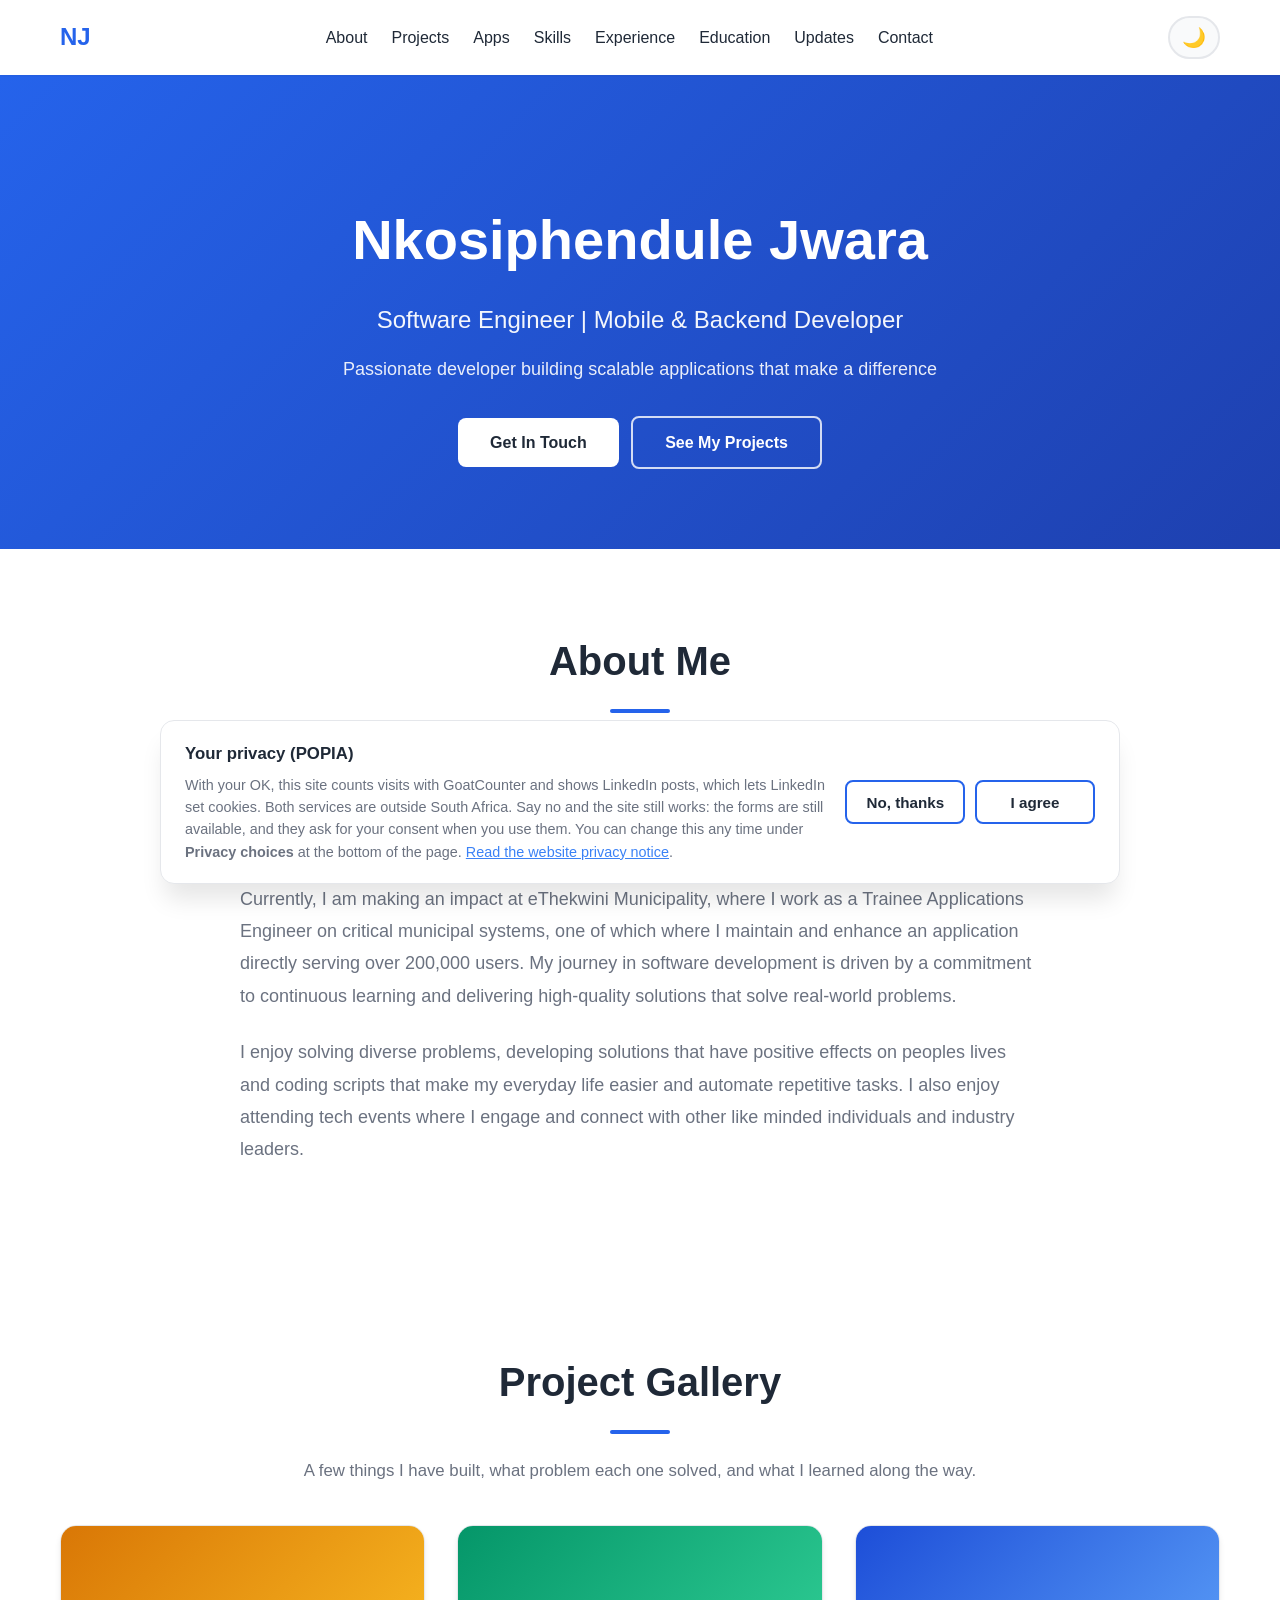
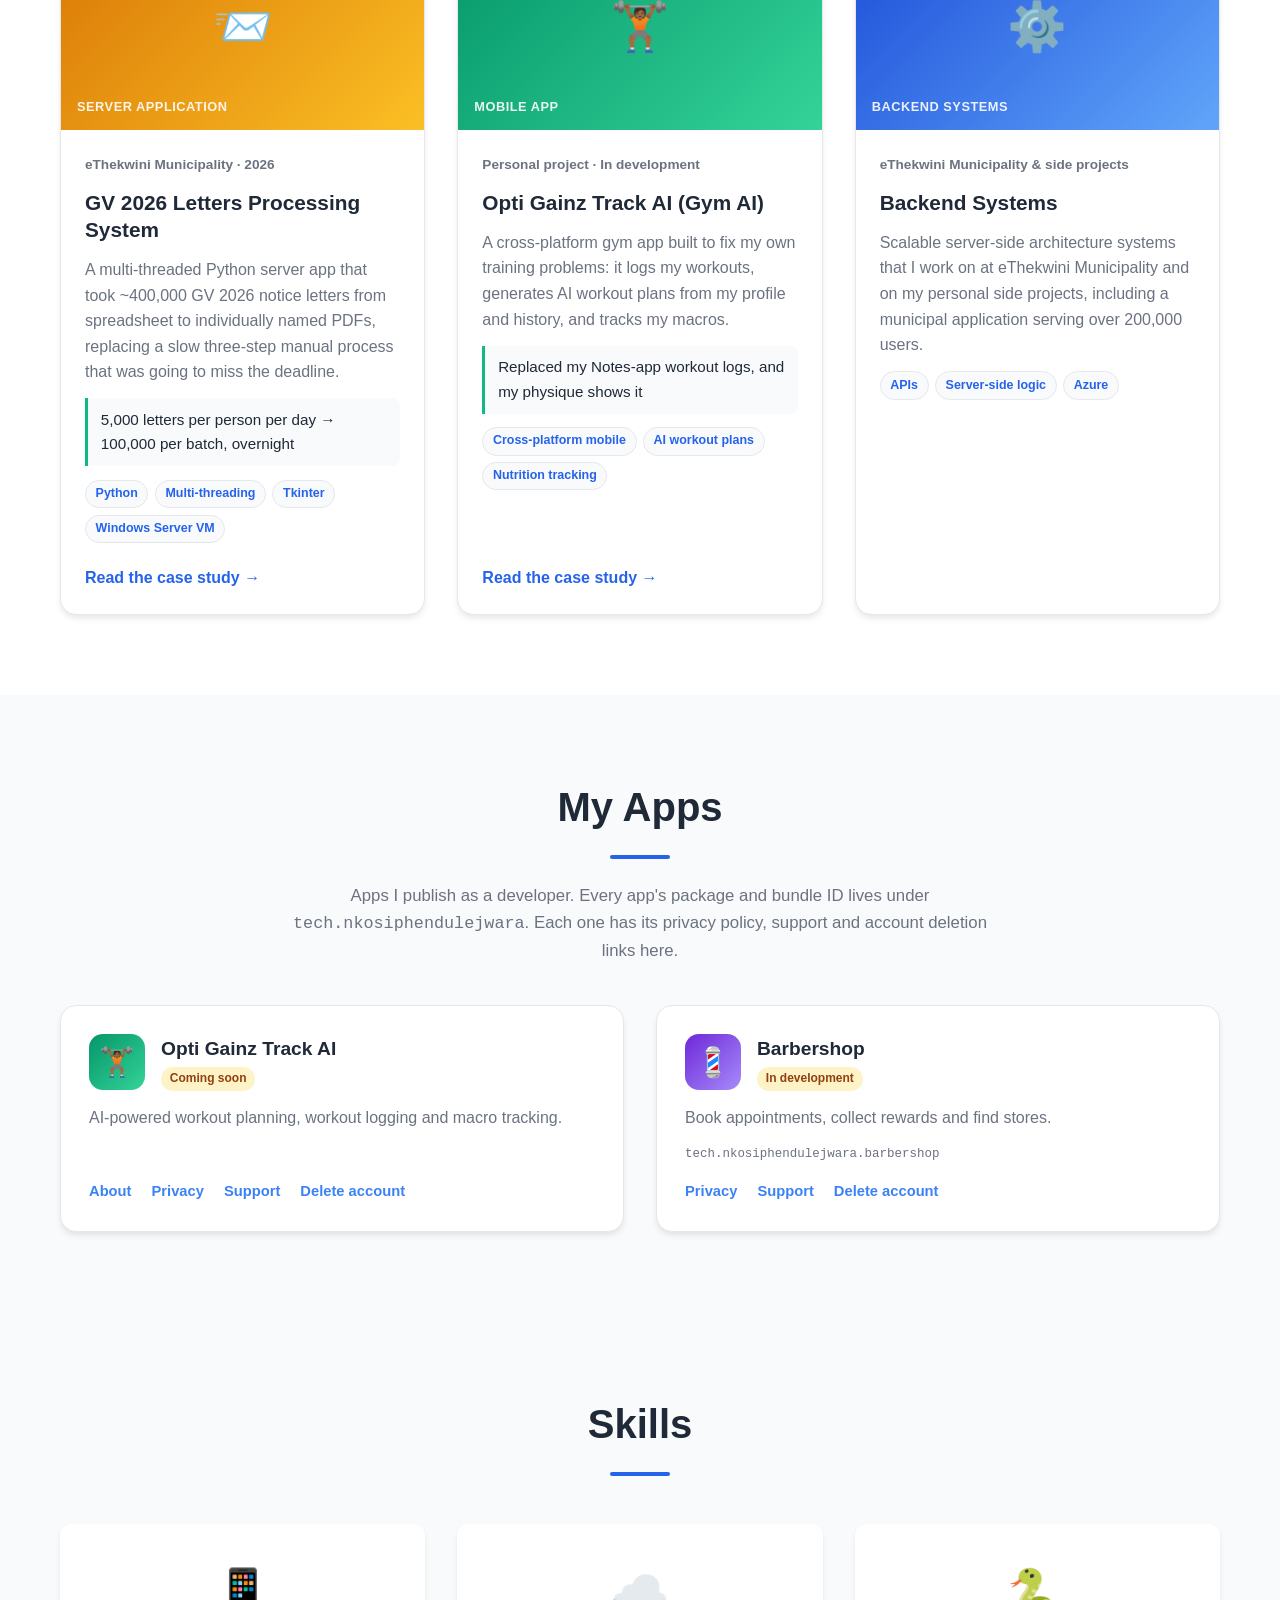
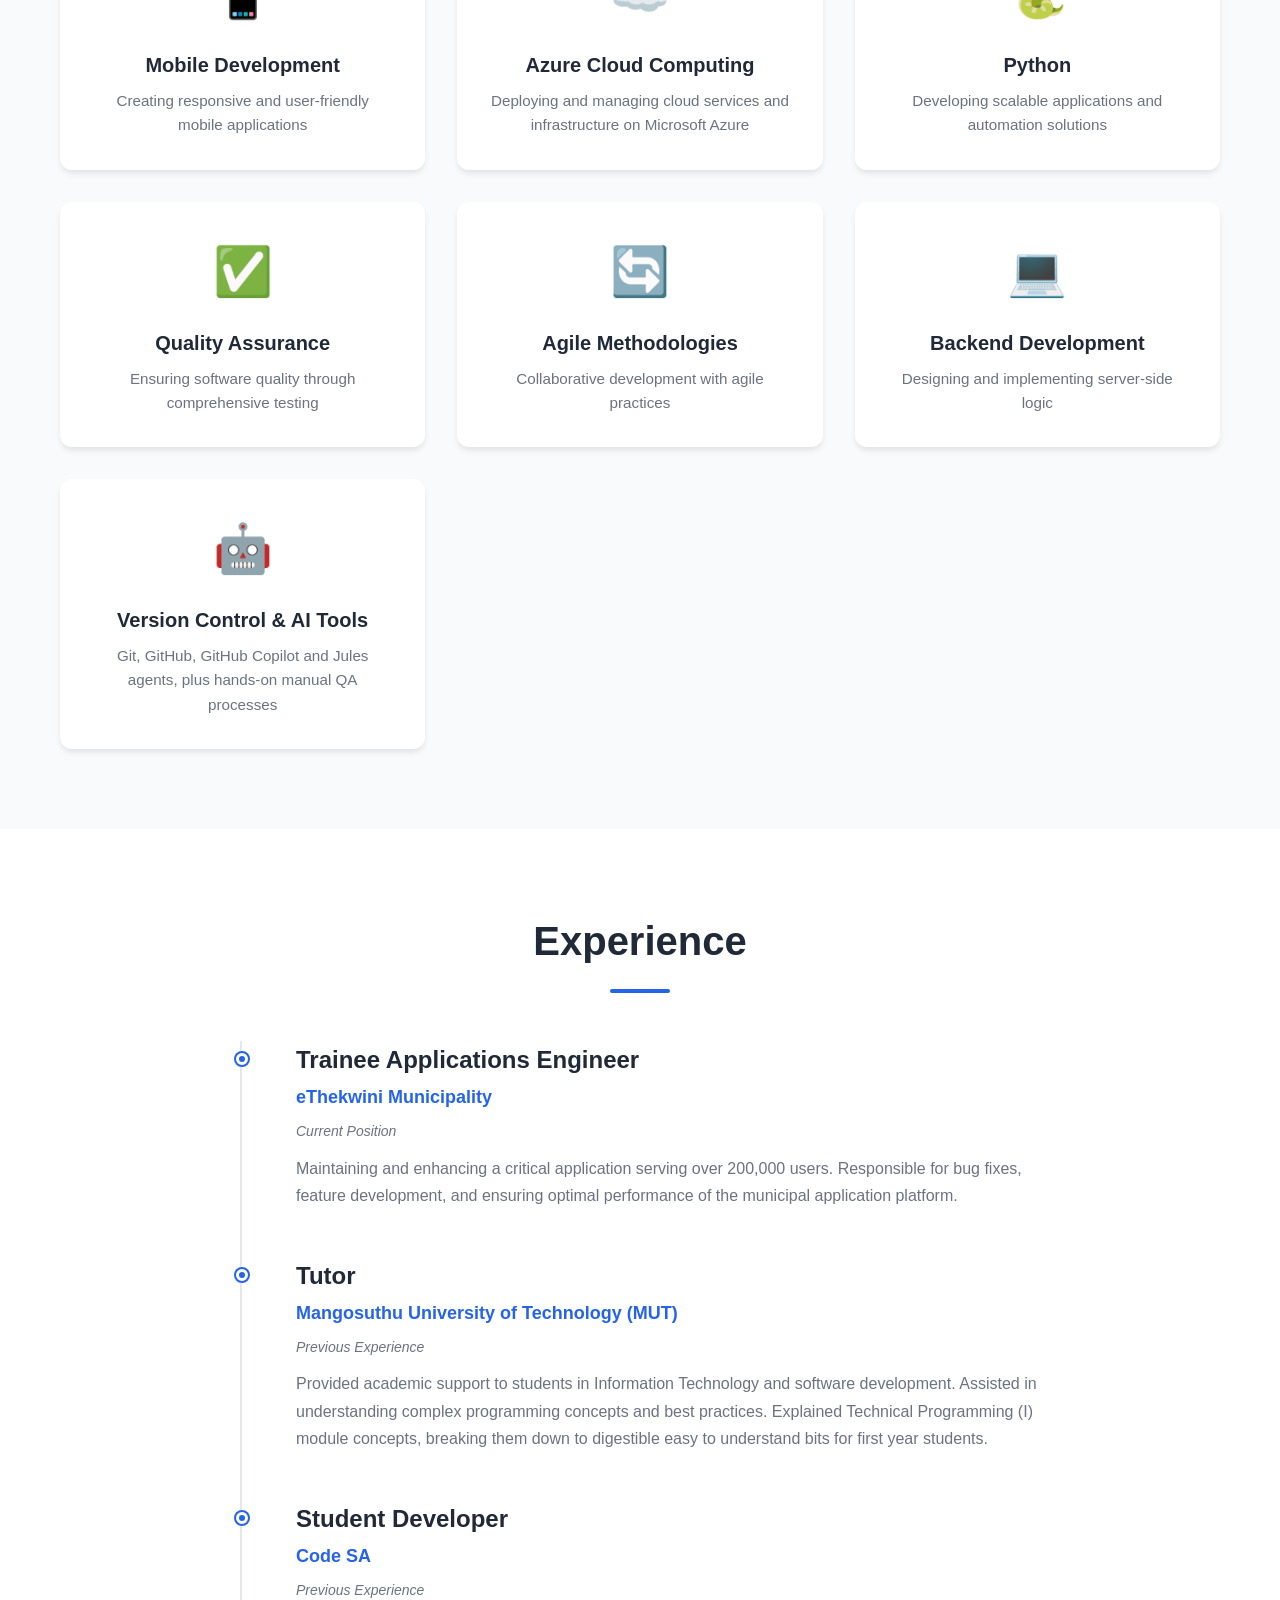
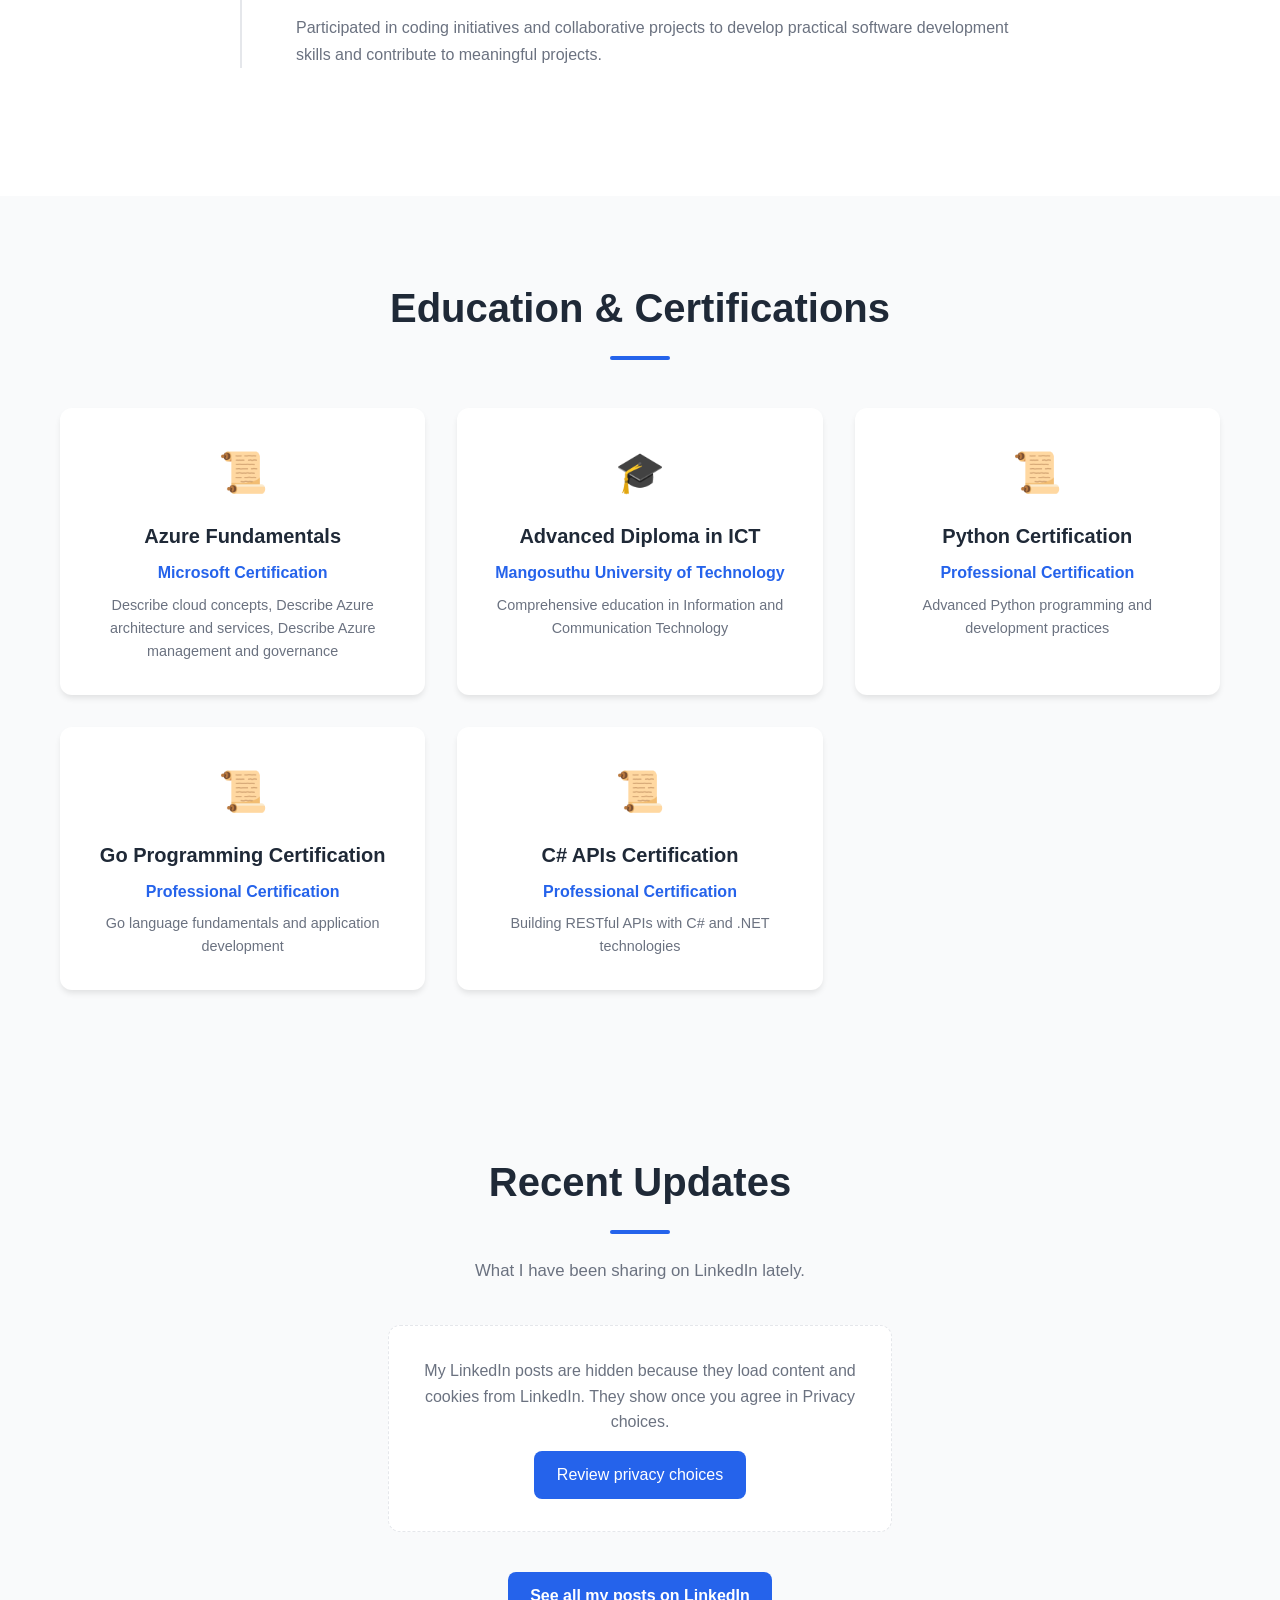
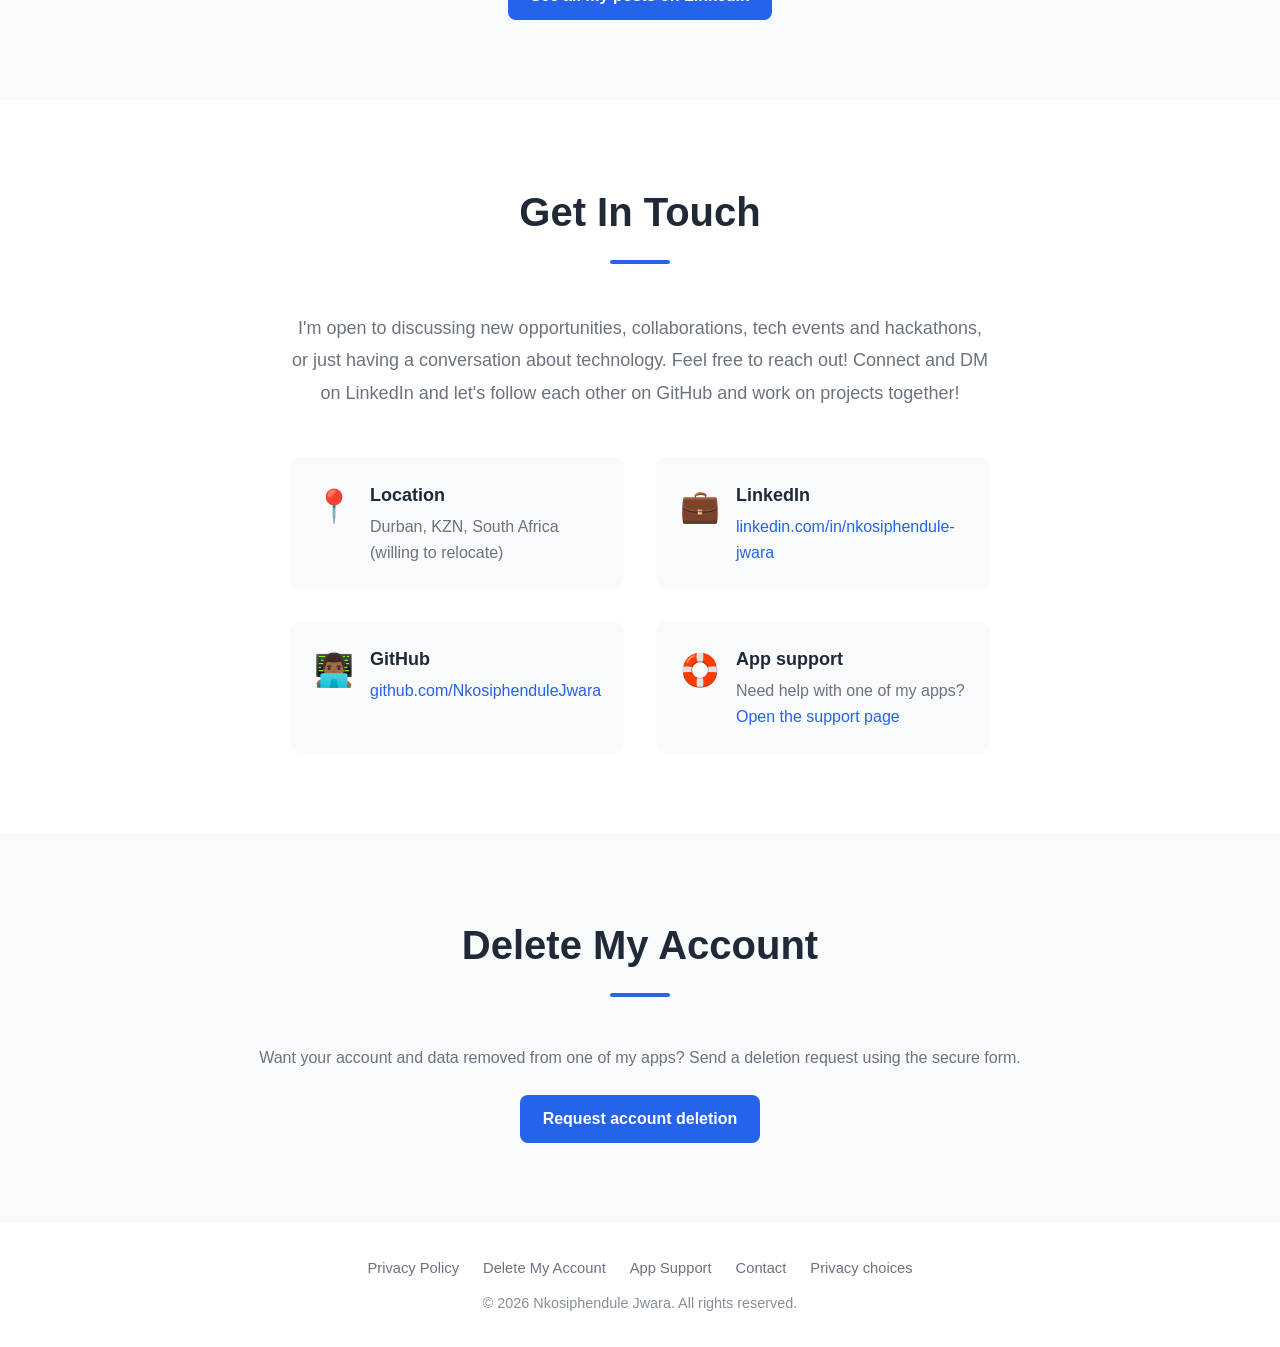
<file: index.html>
<!DOCTYPE html>
<html lang="en">
<head>
    <meta charset="UTF-8">
    <meta name="viewport" content="width=device-width, initial-scale=1.0">
    <title>Nkosiphendule Jwara - Software Engineer | Mobile &amp; Backend Developer</title>
    <meta name="description" content="Nkosiphendule Jwara, Trainee Applications Engineer at eThekwini Municipality in Durban. Mobile and backend developer: projects, apps, experience and contact.">
    <link rel="canonical" href="https://nkosiphendulejwara.tech/">
    <meta name="theme-color" content="#2563eb">

    <!-- Social previews (LinkedIn, WhatsApp, X, etc.) -->
    <meta property="og:type" content="profile">
    <meta property="og:site_name" content="Nkosiphendule Jwara">
    <meta property="og:title" content="Nkosiphendule Jwara - Mobile & Backend Developer">
    <meta property="og:description" content="Software engineer in Durban building mobile apps and backend systems. See my projects, apps and recent updates.">
    <meta property="og:url" content="https://nkosiphendulejwara.tech/">
    <meta property="og:image" content="https://nkosiphendulejwara.tech/assets/img/og-image.jpg">
    <meta property="og:image:width" content="1200">
    <meta property="og:image:height" content="630">
    <meta property="og:image:alt" content="Nkosiphendule Jwara - Mobile & Backend Developer">
    <meta name="twitter:card" content="summary_large_image">

    <link rel="icon" type="image/x-icon" href="/NJ.ico">
    <link rel="apple-touch-icon" sizes="180x180" href="/assets/img/apple-touch-icon.png">

    <script>try{var t=localStorage.getItem('theme');if(t==='dark'||(!t&&window.matchMedia('(prefers-color-scheme: dark)').matches))document.documentElement.classList.add('dark-mode')}catch(e){}</script>
    <link rel="stylesheet" href="/styles.css">

    <script type="application/ld+json">
    {
        "@context": "https://schema.org",
        "@type": "Person",
        "name": "Nkosiphendule Jwara",
        "url": "https://nkosiphendulejwara.tech/",
        "jobTitle": "Trainee Applications Engineer",
        "worksFor": { "@type": "Organization", "name": "eThekwini Municipality" },
        "alumniOf": { "@type": "CollegeOrUniversity", "name": "Mangosuthu University of Technology" },
        "address": { "@type": "PostalAddress", "addressLocality": "Durban", "addressRegion": "KwaZulu-Natal", "addressCountry": "ZA" },
        "knowsAbout": ["Mobile development", "Backend development", "Python", "Microsoft Azure", "Quality assurance"],
        "sameAs": [
            "https://www.linkedin.com/in/nkosiphendule-jwara/",
            "https://github.com/NkosiphenduleJwara"
        ]
    }
    </script>
</head>
<body>
    <a class="skip-link" href="#main">Skip to content</a>

    <!-- Navigation -->
    <nav class="navbar" aria-label="Main">
        <div class="container">
            <a class="nav-brand" href="/" aria-label="Nkosiphendule Jwara home">NJ</a>
            <button class="hamburger" id="hamburger" aria-label="Toggle menu" aria-controls="navMenu" aria-expanded="false">
                <span></span>
                <span></span>
                <span></span>
            </button>
            <ul class="nav-menu" id="navMenu">
                <li><a href="#about">About</a></li>
                <li><a href="#projects">Projects</a></li>
                <li><a href="#apps">Apps</a></li>
                <li><a href="#skills">Skills</a></li>
                <li><a href="#experience">Experience</a></li>
                <li><a href="#education">Education</a></li>
                <li><a href="#updates">Updates</a></li>
                <li><a href="#contact">Contact</a></li>
            </ul>
            <button class="dark-mode-toggle" id="darkModeToggle" aria-label="Toggle dark mode" aria-pressed="false">
                <span id="themeIcon" aria-hidden="true">🌙</span>
            </button>
        </div>
    </nav>

    <main id="main">
    <!-- Hero Section -->
    <section id="hero" class="hero">
        <div class="container">
            <div class="hero-content">
                <h1 class="hero-title">Nkosiphendule Jwara</h1>
                <p class="hero-subtitle">Software Engineer | Mobile &amp; Backend Developer</p>
                <p class="hero-description">Passionate developer building scalable applications that make a difference</p>
                <a href="#contact" class="btn btn-primary">Get In Touch</a>
                <a href="#projects" class="btn btn-outline">See My Projects</a>
            </div>
        </div>
    </section>

    <!-- About Section -->
    <section id="about" class="about">
        <div class="container">
            <h2 class="section-title">About Me</h2>
            <div class="about-content">
                <p class="about-text">
                    Hi. My name is Nkosiphendule Jwara. I am a dedicated Software Engineer specializing in Mobile and Backend Development.
                    As a proud Mangosuthu University of Technology (MUT) Alumni, I have cultivated a deep passion for creating innovative
                    solutions through technology.
                </p>
                <p class="about-text">
                    Currently, I am making an impact at eThekwini Municipality, where I work as a Trainee Applications Engineer on critical
                    municipal systems, one of which where I maintain and enhance an application directly serving over 200,000 users.
                    My journey in software development is driven by a commitment to continuous learning and delivering
                    high-quality solutions that solve real-world problems.
                </p>
                <p class="about-text">
                    I enjoy solving diverse problems, developing solutions that have positive effects on peoples lives and coding
                    scripts that make my everyday life easier and automate repetitive tasks. I also enjoy attending tech events where I engage
                    and connect with other like minded individuals and industry leaders.
                </p>
            </div>
        </div>
    </section>

    <!-- Projects Section (was the slideshow gallery; #gallery kept as an alias for old links) -->
    <section id="projects" class="projects">
        <span id="gallery"></span>
        <div class="container">
            <h2 class="section-title">Project Gallery</h2>
            <p class="section-intro">A few things I have built, what problem each one solved, and what I learned along the way.</p>
            <div class="project-grid">
                <article class="project-card">
                    <div class="project-media grad-amber" aria-hidden="true">
                        <!-- Swap for a screenshot: <img src="/assets/img/projects/gv-letters.png" alt=""> -->
                        <span>📨</span>
                        <span class="media-label">Server application</span>
                    </div>
                    <div class="project-body">
                        <p class="project-meta">eThekwini Municipality · 2026</p>
                        <h3>GV 2026 Letters Processing System</h3>
                        <p>
                            A multi-threaded Python server app that took ~400,000 GV 2026 notice letters from spreadsheet
                            to individually named PDFs, replacing a slow three-step manual process that was going to miss the deadline.
                        </p>
                        <p class="project-highlight">5,000 letters per person per day &rarr; 100,000 per batch, overnight</p>
                        <ul class="tag-list" aria-label="Technologies">
                            <li class="tag">Python</li>
                            <li class="tag">Multi-threading</li>
                            <li class="tag">Tkinter</li>
                            <li class="tag">Windows Server VM</li>
                        </ul>
                        <div class="project-actions">
                            <a class="text-link" href="/projects/gv-letters/">Read the case study &rarr;</a>
                        </div>
                    </div>
                </article>

                <article class="project-card">
                    <div class="project-media grad-green" aria-hidden="true">
                        <!-- Swap for a screenshot: <img src="/assets/img/projects/opti-gainz.png" alt=""> -->
                        <span>🏋🏾</span>
                        <span class="media-label">Mobile app</span>
                    </div>
                    <div class="project-body">
                        <p class="project-meta">Personal project · In development</p>
                        <h3>Opti Gainz Track AI (Gym AI)</h3>
                        <p>
                            A cross-platform gym app built to fix my own training problems: it logs my workouts, generates
                            AI workout plans from my profile and history, and tracks my macros.
                        </p>
                        <p class="project-highlight">Replaced my Notes-app workout logs, and my physique shows it</p>
                        <ul class="tag-list" aria-label="Technologies">
                            <li class="tag">Cross-platform mobile</li>
                            <li class="tag">AI workout plans</li>
                            <li class="tag">Nutrition tracking</li>
                        </ul>
                        <div class="project-actions">
                            <a class="text-link" href="/projects/gym-ai/">Read the case study &rarr;</a>
                        </div>
                    </div>
                </article>

                <article class="project-card">
                    <div class="project-media grad-blue" aria-hidden="true">
                        <span>⚙️</span>
                        <span class="media-label">Backend systems</span>
                    </div>
                    <div class="project-body">
                        <p class="project-meta">eThekwini Municipality &amp; side projects</p>
                        <h3>Backend Systems</h3>
                        <p>
                            Scalable server-side architecture systems that I work on at eThekwini Municipality and on my
                            personal side projects, including a municipal application serving over 200,000 users.
                        </p>
                        <ul class="tag-list" aria-label="Technologies">
                            <li class="tag">APIs</li>
                            <li class="tag">Server-side logic</li>
                            <li class="tag">Azure</li>
                        </ul>
                    </div>
                </article>
            </div>
        </div>
    </section>

    <!-- Apps Section -->
    <section id="apps" class="apps">
        <div class="container">
            <h2 class="section-title">My Apps</h2>
            <p class="section-intro">
                Apps I publish as a developer. Every app's package and bundle ID lives under
                <code>tech.nkosiphendulejwara</code>. Each one has its privacy policy, support and account deletion links here.
            </p>
            <div class="apps-grid">
                <article class="app-card">
                    <div class="app-card-header">
                        <div class="app-icon grad-green" aria-hidden="true">🏋🏾</div>
                        <div>
                            <h3>Opti Gainz Track AI</h3>
                            <span class="status-badge">Coming soon</span>
                        </div>
                    </div>
                    <p>AI-powered workout planning, workout logging and macro tracking.</p>
                    <ul class="app-links">
                        <li><a class="text-link" href="/projects/gym-ai/">About</a></li>
                        <li><a class="text-link" href="/privacy-policy/">Privacy</a></li>
                        <li><a class="text-link" href="/support/?app=optigainz">Support</a></li>
                        <li><a class="text-link" href="/delete-account/?app=optigainz">Delete account</a></li>
                    </ul>
                </article>

                <article class="app-card">
                    <div class="app-card-header">
                        <div class="app-icon grad-violet" aria-hidden="true">💈</div>
                        <div>
                            <h3>Barbershop</h3>
                            <span class="status-badge">In development</span>
                        </div>
                    </div>
                    <p>Book appointments, collect rewards and find stores.</p>
                    <p class="app-id">tech.nkosiphendulejwara.barbershop</p>
                    <ul class="app-links">
                        <li><a class="text-link" href="/privacy-policy/">Privacy</a></li>
                        <li><a class="text-link" href="/support/?app=barbershop">Support</a></li>
                        <li><a class="text-link" href="/delete-account/?app=barbershop">Delete account</a></li>
                    </ul>
                </article>
            </div>
        </div>
    </section>

    <!-- Skills Section -->
    <section id="skills" class="skills">
        <div class="container">
            <h2 class="section-title">Skills</h2>
            <div class="skills-grid">
                <div class="skill-card">
                    <div class="skill-icon">📱</div>
                    <h3>Mobile Development</h3>
                    <p>Creating responsive and user-friendly mobile applications</p>
                </div>
                <div class="skill-card">
                    <div class="skill-icon">☁️</div>
                    <h3>Azure Cloud Computing</h3>
                    <p>Deploying and managing cloud services and infrastructure on Microsoft Azure</p>
                </div>
                <div class="skill-card">
                    <div class="skill-icon">🐍</div>
                    <h3>Python</h3>
                    <p>Developing scalable applications and automation solutions</p>
                </div>
                <div class="skill-card">
                    <div class="skill-icon">✅</div>
                    <h3>Quality Assurance</h3>
                    <p>Ensuring software quality through comprehensive testing</p>
                </div>
                <div class="skill-card">
                    <div class="skill-icon">🔄</div>
                    <h3>Agile Methodologies</h3>
                    <p>Collaborative development with agile practices</p>
                </div>
                <div class="skill-card">
                    <div class="skill-icon">💻</div>
                    <h3>Backend Development</h3>
                    <p>Designing and implementing server-side logic</p>
                </div>
                <div class="skill-card">
                    <div class="skill-icon">🤖</div>
                    <h3>Version Control &amp; AI Tools</h3>
                    <p>Git, GitHub, GitHub Copilot and Jules agents, plus hands-on manual QA processes</p>
                </div>
            </div>
        </div>
    </section>

    <!-- Experience Section -->
    <section id="experience" class="experience">
        <div class="container">
            <h2 class="section-title">Experience</h2>
            <div class="timeline">
                <div class="timeline-item">
                    <div class="timeline-marker"></div>
                    <div class="timeline-content">
                        <h3>Trainee Applications Engineer</h3>
                        <h4>eThekwini Municipality</h4>
                        <p class="timeline-period">Current Position</p>
                        <p class="timeline-description">
                            Maintaining and enhancing a critical application serving over 200,000 users.
                            Responsible for bug fixes, feature development, and ensuring optimal performance
                            of the municipal application platform.
                        </p>
                    </div>
                </div>
                <div class="timeline-item">
                    <div class="timeline-marker"></div>
                    <div class="timeline-content">
                        <h3>Tutor</h3>
                        <h4>Mangosuthu University of Technology (MUT)</h4>
                        <p class="timeline-period">Previous Experience</p>
                        <p class="timeline-description">
                            Provided academic support to students in Information Technology and software development.
                            Assisted in understanding complex programming concepts and best practices.
                            Explained Technical Programming (I) module concepts, breaking them down to digestible easy to understand bits for first year students.
                        </p>
                    </div>
                </div>
                <div class="timeline-item">
                    <div class="timeline-marker"></div>
                    <div class="timeline-content">
                        <h3>Student Developer</h3>
                        <h4>Code SA</h4>
                        <p class="timeline-period">Previous Experience</p>
                        <p class="timeline-description">
                            Participated in coding initiatives and collaborative projects to develop
                            practical software development skills and contribute to meaningful projects.
                        </p>
                    </div>
                </div>
            </div>
        </div>
    </section>

    <!-- Education Section -->
    <section id="education" class="education">
        <div class="container">
            <h2 class="section-title">Education &amp; Certifications</h2>
            <div class="education-grid">
                <div class="education-card">
                    <div class="education-icon">📜</div>
                    <h3>Azure Fundamentals</h3>
                    <p class="institution">Microsoft Certification</p>
                    <p class="description">Describe cloud concepts, Describe Azure architecture and services, Describe Azure management and governance</p>
                </div>
                <div class="education-card">
                    <div class="education-icon">🎓</div>
                    <h3>Advanced Diploma in ICT</h3>
                    <p class="institution">Mangosuthu University of Technology</p>
                    <p class="description">Comprehensive education in Information and Communication Technology</p>
                </div>
                <div class="education-card">
                    <div class="education-icon">📜</div>
                    <h3>Python Certification</h3>
                    <p class="institution">Professional Certification</p>
                    <p class="description">Advanced Python programming and development practices</p>
                </div>
                <div class="education-card">
                    <div class="education-icon">📜</div>
                    <h3>Go Programming Certification</h3>
                    <p class="institution">Professional Certification</p>
                    <p class="description">Go language fundamentals and application development</p>
                </div>
                <div class="education-card">
                    <div class="education-icon">📜</div>
                    <h3>C# APIs Certification</h3>
                    <p class="institution">Professional Certification</p>
                    <p class="description">Building RESTful APIs with C# and .NET technologies</p>
                </div>
            </div>
        </div>
    </section>

    <!-- Recent Updates Section: posts come from /assets/js/linkedin-posts.js -->
    <section id="updates" class="updates">
        <div class="container">
            <h2 class="section-title">Recent Updates</h2>
            <p class="section-intro">What I have been sharing on LinkedIn lately.</p>
            <!--
              Hi, you who pressed Ctrl+Shift+I 👀. The embeds are built from a list in /assets/js/linkedin-posts.js.
            -->
            <div class="posts-grid" id="postsGrid" data-limit="6"></div>
            <noscript>
                <p class="section-intro">Turn on JavaScript to see my LinkedIn posts here.</p>
            </noscript>
            <div class="posts-more">
                <a class="btn-solid" href="https://www.linkedin.com/in/nkosiphendule-jwara/recent-activity/all/" target="_blank" rel="noopener noreferrer">See all my posts on LinkedIn</a>
            </div>
        </div>
    </section>

    <!-- Contact Section (app stores link to /#contact: keep this id) -->
    <section id="contact" class="contact">
        <div class="container">
            <h2 class="section-title">Get In Touch</h2>
            <div class="contact-content">
                <p class="contact-intro">
                    I'm open to discussing new opportunities, collaborations, tech events and hackathons, or just having
                    a conversation about technology. Feel free to reach out! Connect and DM on LinkedIn
                    and let's follow each other on GitHub and work on projects together!
                </p>
                <div class="contact-info">
                    <div class="contact-item">
                        <div class="contact-icon">📍</div>
                        <div>
                            <h3>Location</h3>
                            <p>Durban, KZN, South Africa (willing to relocate)</p>
                        </div>
                    </div>
                    <div class="contact-item">
                        <div class="contact-icon">💼</div>
                        <div>
                            <h3>LinkedIn</h3>
                            <p><a href="https://www.linkedin.com/in/nkosiphendule-jwara/" target="_blank" rel="noopener noreferrer">linkedin.com/in/nkosiphendule-jwara</a></p>
                        </div>
                    </div>
                    <div class="contact-item">
                        <div class="contact-icon">👨🏾‍💻</div>
                        <div>
                            <h3>GitHub</h3>
                            <p><a href="https://github.com/NkosiphenduleJwara/" target="_blank" rel="noopener noreferrer">github.com/NkosiphenduleJwara</a></p>
                        </div>
                    </div>
                    <div class="contact-item">
                        <div class="contact-icon">🛟</div>
                        <div>
                            <h3>App support</h3>
                            <p>Need help with one of my apps? <a href="/support/">Open the support page</a></p>
                        </div>
                    </div>
                </div>
            </div>
        </div>
    </section>

    <!-- Delete Account (app stores link to /#delete-account; site.js forwards that link to /delete-account/) -->
    <section id="delete-account" class="account-deletion">
        <div class="container">
            <h2 class="section-title">Delete My Account</h2>
            <div class="account-deletion-teaser">
                <p>Want your account and data removed from one of my apps? Send a deletion request using the secure form.</p>
                <a class="btn-solid" href="/delete-account/">Request account deletion</a>
            </div>
        </div>
    </section>
    </main>

    <!-- Footer -->
    <footer class="footer">
        <div class="container">
            <ul class="footer-links">
                <li><a href="/privacy-policy/">Privacy Policy</a></li>
                <li><a href="/delete-account/">Delete My Account</a></li>
                <li><a href="/support/">App Support</a></li>
                <li><a href="/#contact">Contact</a></li>
                <li><button type="button" class="link-button" data-consent-open>Privacy choices</button></li>
            </ul>
            <p>&copy; <span data-year>2026</span> Nkosiphendule Jwara. All rights reserved.</p>
        </div>
    </footer>

    <script src="/assets/js/consent.js"></script>
    <script src="/assets/js/site.js"></script>
    <script src="/assets/js/linkedin-posts.js"></script>
</body>
</html>
</file>
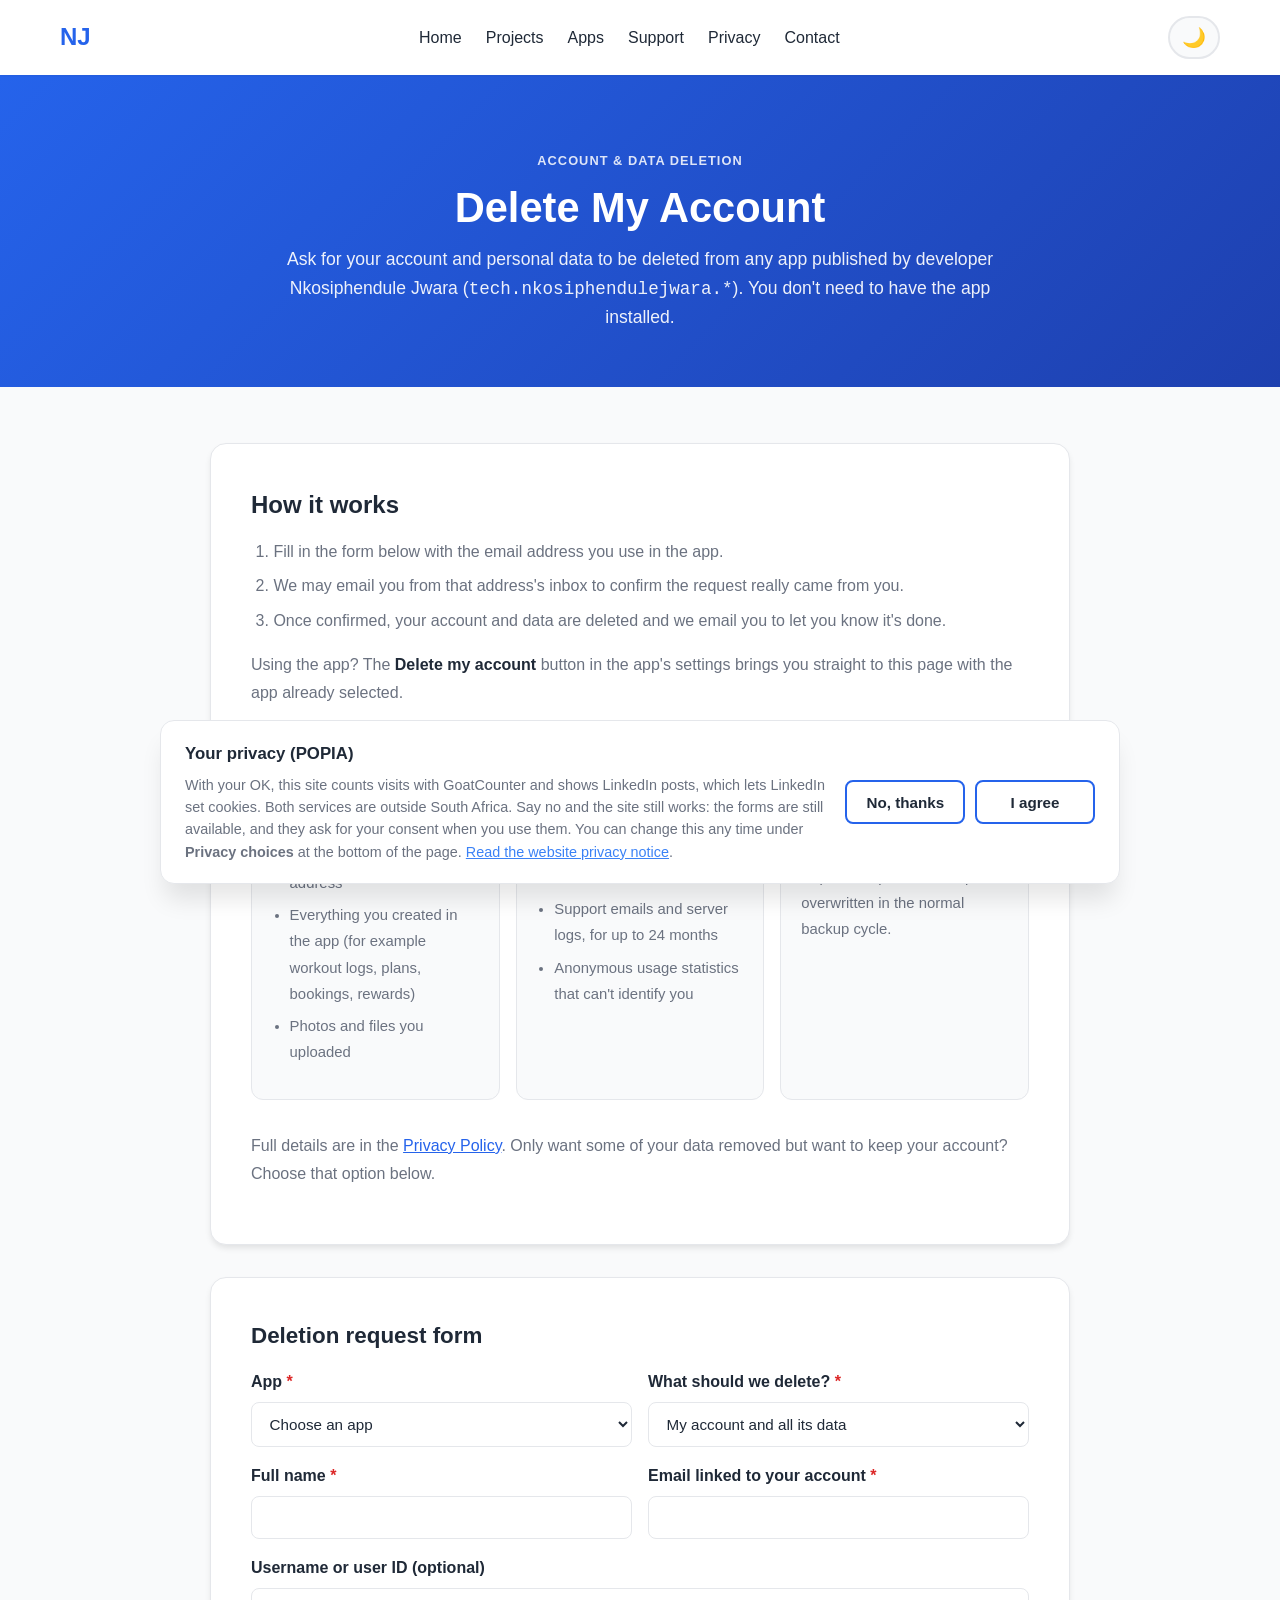
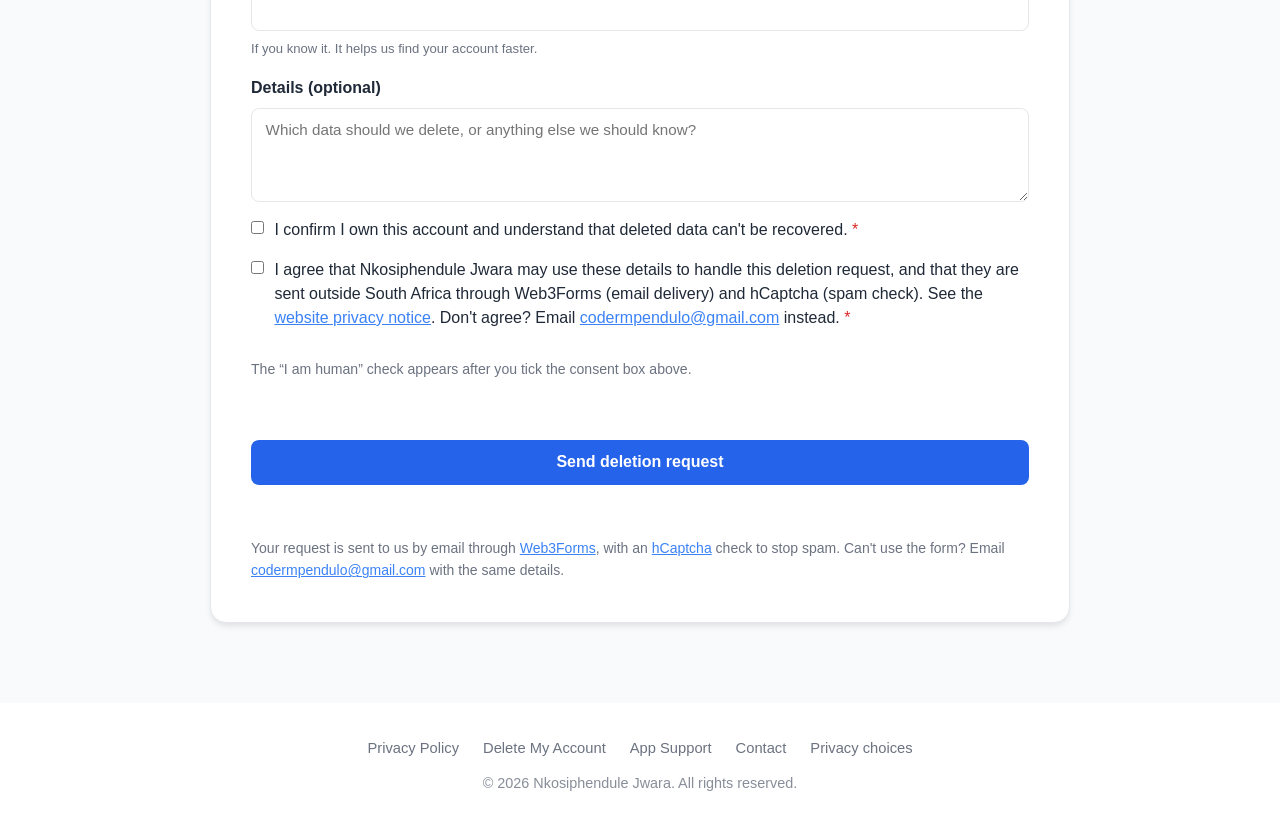
<file: delete-account/index.html>
<!DOCTYPE html>
<html lang="en">
<head>
    <meta charset="UTF-8">
    <meta name="viewport" content="width=device-width, initial-scale=1.0">
    <title>Delete My Account | Nkosiphendule Jwara</title>
    <meta name="description" content="Request deletion of your account and personal data from apps by Nkosiphendule Jwara (tech.nkosiphendulejwara). What is deleted, what is kept, and how long it takes.">
    <link rel="canonical" href="https://nkosiphendulejwara.tech/delete-account/">
    <meta name="theme-color" content="#2563eb">
    <meta property="og:type" content="website">
    <meta property="og:site_name" content="Nkosiphendule Jwara">
    <meta property="og:title" content="Delete My Account">
    <meta property="og:description" content="Request deletion of your account and personal data from apps by Nkosiphendule Jwara (tech.nkosiphendulejwara). What is deleted, what is kept, and how long it takes.">
    <meta property="og:url" content="https://nkosiphendulejwara.tech/delete-account/">
    <meta property="og:image" content="https://nkosiphendulejwara.tech/assets/img/og-image.jpg">
    <meta name="twitter:card" content="summary_large_image">
    <link rel="icon" type="image/x-icon" href="/NJ.ico">
    <link rel="apple-touch-icon" sizes="180x180" href="/assets/img/apple-touch-icon.png">
    <script>try{var t=localStorage.getItem('theme');if(t==='dark'||(!t&&window.matchMedia('(prefers-color-scheme: dark)').matches))document.documentElement.classList.add('dark-mode')}catch(e){}</script>
    <link rel="stylesheet" href="/styles.css">
</head>
<body>
    <a class="skip-link" href="#main">Skip to content</a>

    <nav class="navbar" aria-label="Main">
        <div class="container">
            <a class="nav-brand" href="/" aria-label="Nkosiphendule Jwara home">NJ</a>
            <button class="hamburger" id="hamburger" aria-label="Toggle menu" aria-controls="navMenu" aria-expanded="false">
                <span></span>
                <span></span>
                <span></span>
            </button>
            <ul class="nav-menu" id="navMenu">
                <li><a href="/">Home</a></li>
                <li><a href="/#projects">Projects</a></li>
                <li><a href="/#apps">Apps</a></li>
                <li><a href="/support/">Support</a></li>
                <li><a href="/privacy-policy/">Privacy</a></li>
                <li><a href="/#contact">Contact</a></li>
            </ul>
            <button class="dark-mode-toggle" id="darkModeToggle" aria-label="Toggle dark mode" aria-pressed="false">
                <span id="themeIcon" aria-hidden="true">🌙</span>
            </button>
        </div>
    </nav>

    <main id="main">
    <header class="page-hero">
        <div class="container">
            <span class="eyebrow">Account &amp; data deletion</span>
            <h1>Delete My Account</h1>
            <p>Ask for your account and personal data to be deleted from any app published by developer Nkosiphendule Jwara
                (<code>tech.nkosiphendulejwara.*</code>). You don't need to have the app installed.</p>
        </div>
    </header>

    <section class="page-section">
        <div class="container">
            <div class="page-card prose">
                <h2 style="border:0;margin-top:0;padding-top:0">How it works</h2>
                <ol>
                    <li>Fill in the form below with the email address you use in the app.</li>
                    <li>We may email you from that address's inbox to confirm the request really came from you.</li>
                    <li>Once confirmed, your account and data are deleted and we email you to let you know it's done.</li>
                </ol>
                <p>Using the app? The <strong>Delete my account</strong> button in the app's settings brings you straight to this page
                    with the app already selected.</p>

                <div class="info-grid">
                    <div class="info-tile">
                        <h3>🗑️ What we delete</h3>
                        <ul>
                            <li>Your account and login</li>
                            <li>Your name and email address</li>
                            <li>Everything you created in the app (for example workout logs, plans, bookings, rewards)</li>
                            <li>Photos and files you uploaded</li>
                        </ul>
                    </div>
                    <div class="info-tile">
                        <h3>🗄️ What we may keep</h3>
                        <ul>
                            <li>Records we must keep by law, such as payment records</li>
                            <li>Support emails and server logs, for up to 24 months</li>
                            <li>Anonymous usage statistics that can't identify you</li>
                        </ul>
                    </div>
                    <div class="info-tile">
                        <h3>⏱️ How long it takes</h3>
                        <p>We delete your data within 30 days of confirming your request. Copies in backups are overwritten in the normal backup cycle.</p>
                    </div>
                </div>
                <p>Full details are in the <a href="/privacy-policy/">Privacy Policy</a>.
                    Only want some of your data removed but want to keep your account? Choose that option below.</p>
            </div>

            <div class="page-card">
                <h2 style="font-size:1.4rem;margin-bottom:1rem;color:var(--text-dark)">Deletion request form</h2>
                <form id="deleteAccountForm" class="delete-account-form" data-web3forms
                      data-subject="{app} - {request_type.value}"
                      data-success="✅ Request received. We'll email you to confirm it, usually within a few days. Check your spam folder too."
                      novalidate>
                    <div class="form-grid">
                        <div class="form-group">
                            <label for="appName">App <span class="req">*</span></label>
                            <select id="appName" name="app" required data-app-select>
                                <option value="" disabled selected>Choose an app</option>
                                <option value="optigainz" data-aliases="opti-gainz-track-ai optigainztrackai gym-ai gymai">Opti Gainz Track AI</option>
                                <option value="barbershop" data-aliases="tech.nkosiphendulejwara.barbershop">Barbershop</option>
                                <option value="other">Other / not sure</option>
                            </select>
                        </div>
                        <div class="form-group">
                            <label for="requestType">What should we delete? <span class="req">*</span></label>
                            <select id="requestType" name="request_type" required>
                                <option value="Account Deletion Request" selected>My account and all its data</option>
                                <option value="Partial Data Deletion Request">Some of my data only (keep my account)</option>
                            </select>
                        </div>
                        <div class="form-group">
                            <label for="fullName">Full name <span class="req">*</span></label>
                            <input type="text" id="fullName" name="name" autocomplete="name" required maxlength="120">
                        </div>
                        <div class="form-group">
                            <label for="accountEmail">Email linked to your account <span class="req">*</span></label>
                            <input type="email" id="accountEmail" name="email" autocomplete="email" required maxlength="200">
                        </div>
                    </div>
                    <div class="form-group">
                        <label for="username">Username or user ID (optional)</label>
                        <input type="text" id="username" name="username" maxlength="120">
                        <span class="hint">If you know it. It helps us find your account faster.</span>
                    </div>
                    <div class="form-group">
                        <label for="details">Details (optional)</label>
                        <textarea id="details" name="details" rows="4" maxlength="2000" placeholder="Which data should we delete, or anything else we should know?"></textarea>
                    </div>
                    <label class="checkbox-group">
                        <input type="checkbox" id="confirmOwnership" name="ownership_confirmed" value="Yes" required>
                        <span>I confirm I own this account and understand that deleted data can't be recovered. <span class="req">*</span></span>
                    </label>

                    <label class="checkbox-group">
                        <input type="checkbox" id="popiaConsentDelete" name="popia_consent" value="Yes" required>
                        <span>I agree that Nkosiphendule Jwara may use these details to handle this deletion request, and that they are sent outside South Africa through
                            Web3Forms (email delivery) and hCaptcha (spam check). See the <a href="/privacy-policy/#website-privacy">website privacy notice</a>.
                            Don't agree? Email <a data-request-email href="/support/">the support inbox</a> instead. <span class="req">*</span></span>
                    </label>

                    <!-- Honeypot: hidden from people, bots fill it in -->
                    <label class="hp-field" aria-hidden="true">Leave this empty
                        <input type="checkbox" name="botcheck" tabindex="-1" autocomplete="off">
                    </label>

                    <div class="captcha-wrap"><div class="h-captcha"></div></div>

                    <button type="submit" class="delete-account-btn">Send deletion request</button>
                    <p class="form-status" aria-live="polite"></p>
                    <p class="account-deletion-note">
                        Your request is sent to us by email through <a href="https://web3forms.com" target="_blank" rel="noopener noreferrer">Web3Forms</a>, with an
                        <a href="https://www.hcaptcha.com/privacy" target="_blank" rel="noopener noreferrer">hCaptcha</a> check to stop spam.
                        Can't use the form? Email <a data-request-email href="/support/">our support inbox</a> with the same details.
                    </p>
                </form>
            </div>
        </div>
    </section>
    </main>

    <footer class="footer">
        <div class="container">
            <ul class="footer-links">
                <li><a href="/privacy-policy/">Privacy Policy</a></li>
                <li><a href="/delete-account/">Delete My Account</a></li>
                <li><a href="/support/">App Support</a></li>
                <li><a href="/#contact">Contact</a></li>
                <li><button type="button" class="link-button" data-consent-open>Privacy choices</button></li>
            </ul>
            <p>&copy; <span data-year>2026</span> Nkosiphendule Jwara. All rights reserved.</p>
        </div>
    </footer>

    <script src="/assets/js/consent.js"></script>
    <script src="/assets/js/site.js"></script>
    <script src="/assets/js/config.js"></script>
    <script src="/assets/js/forms.js"></script>
</body>
</html>
</file>
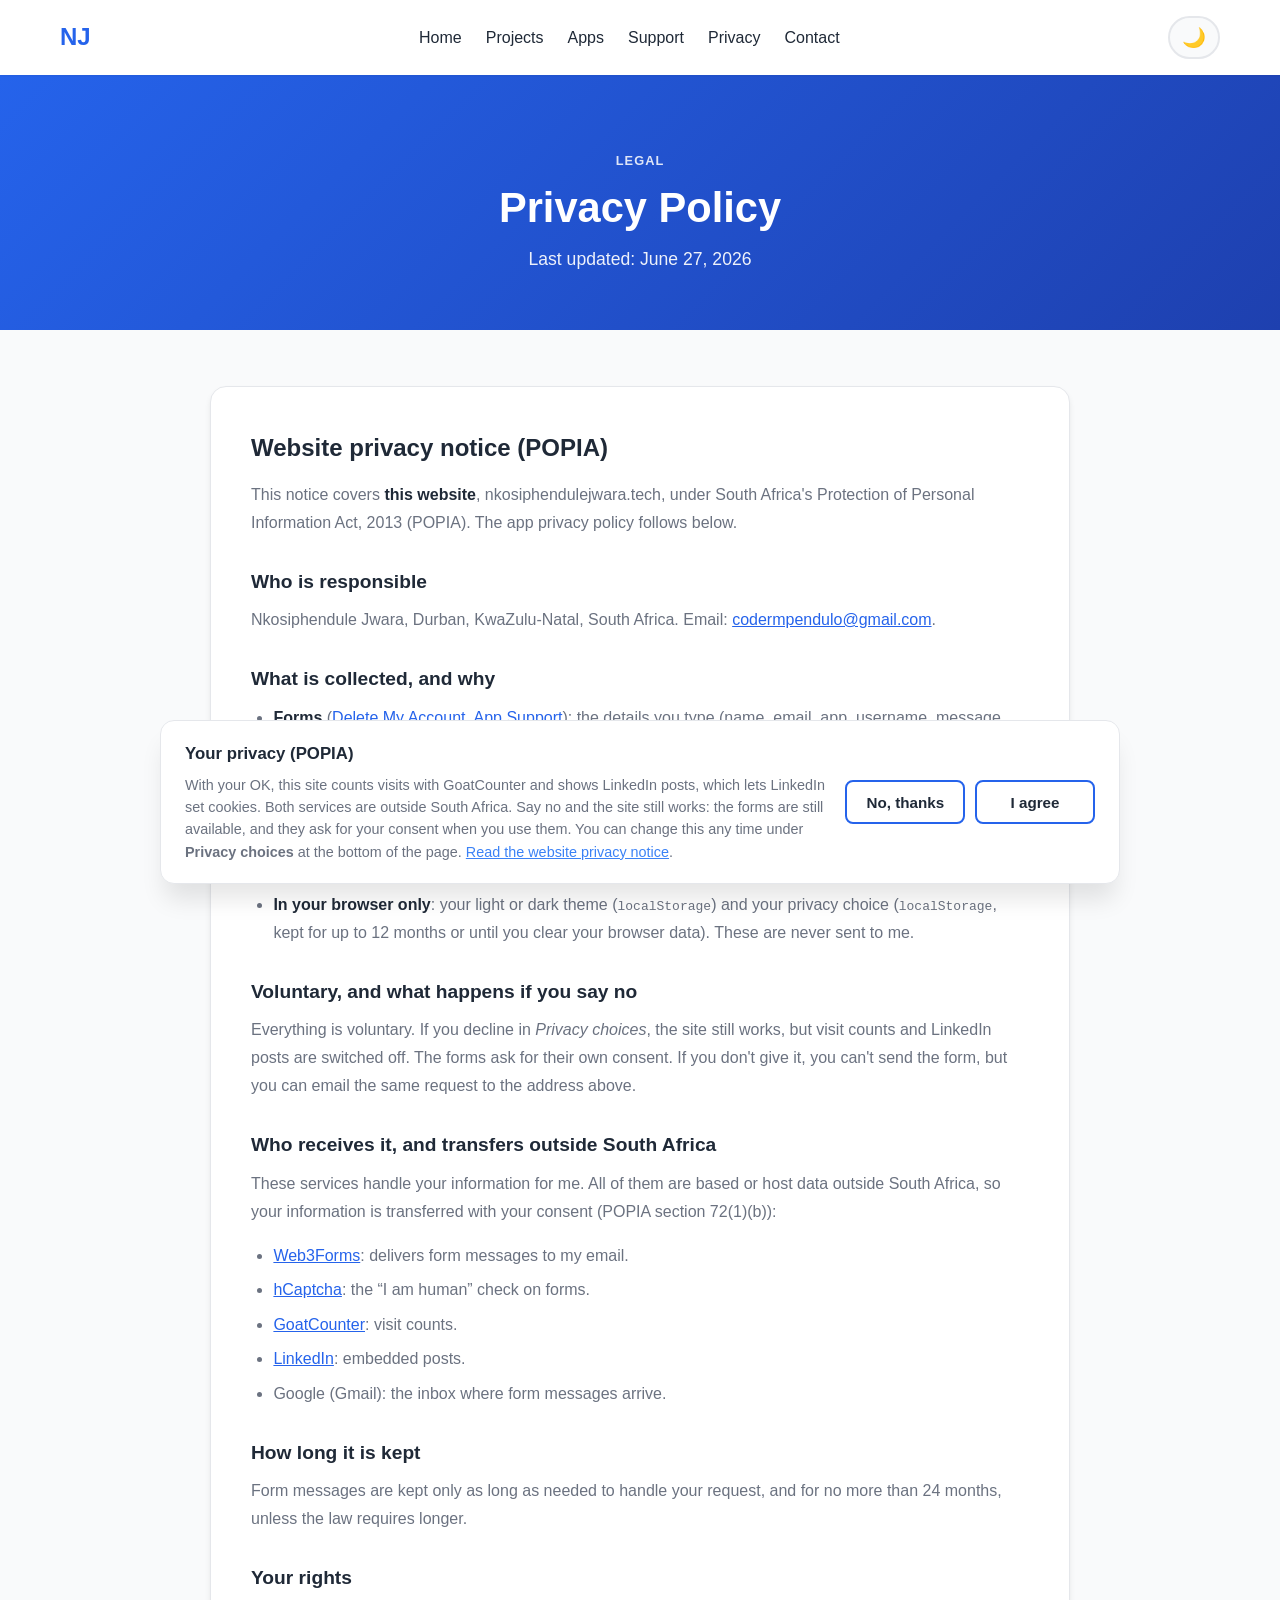
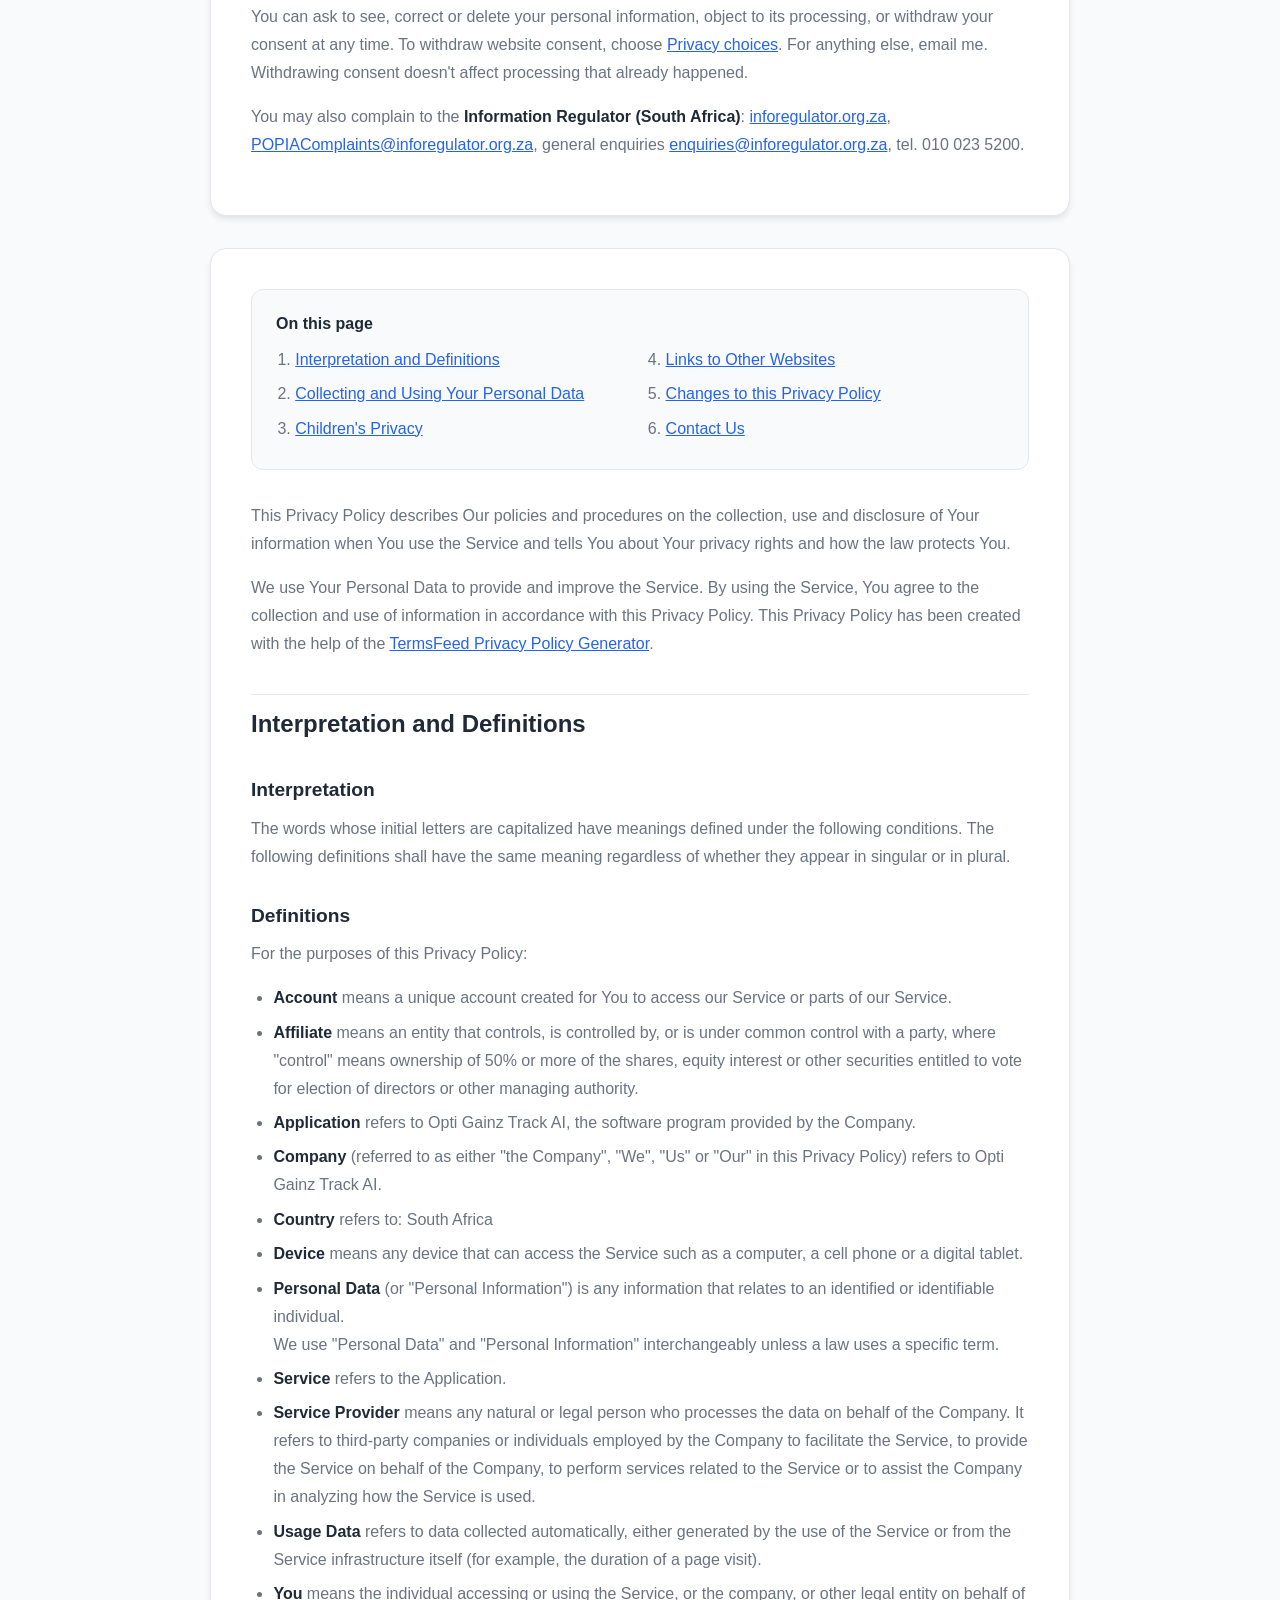
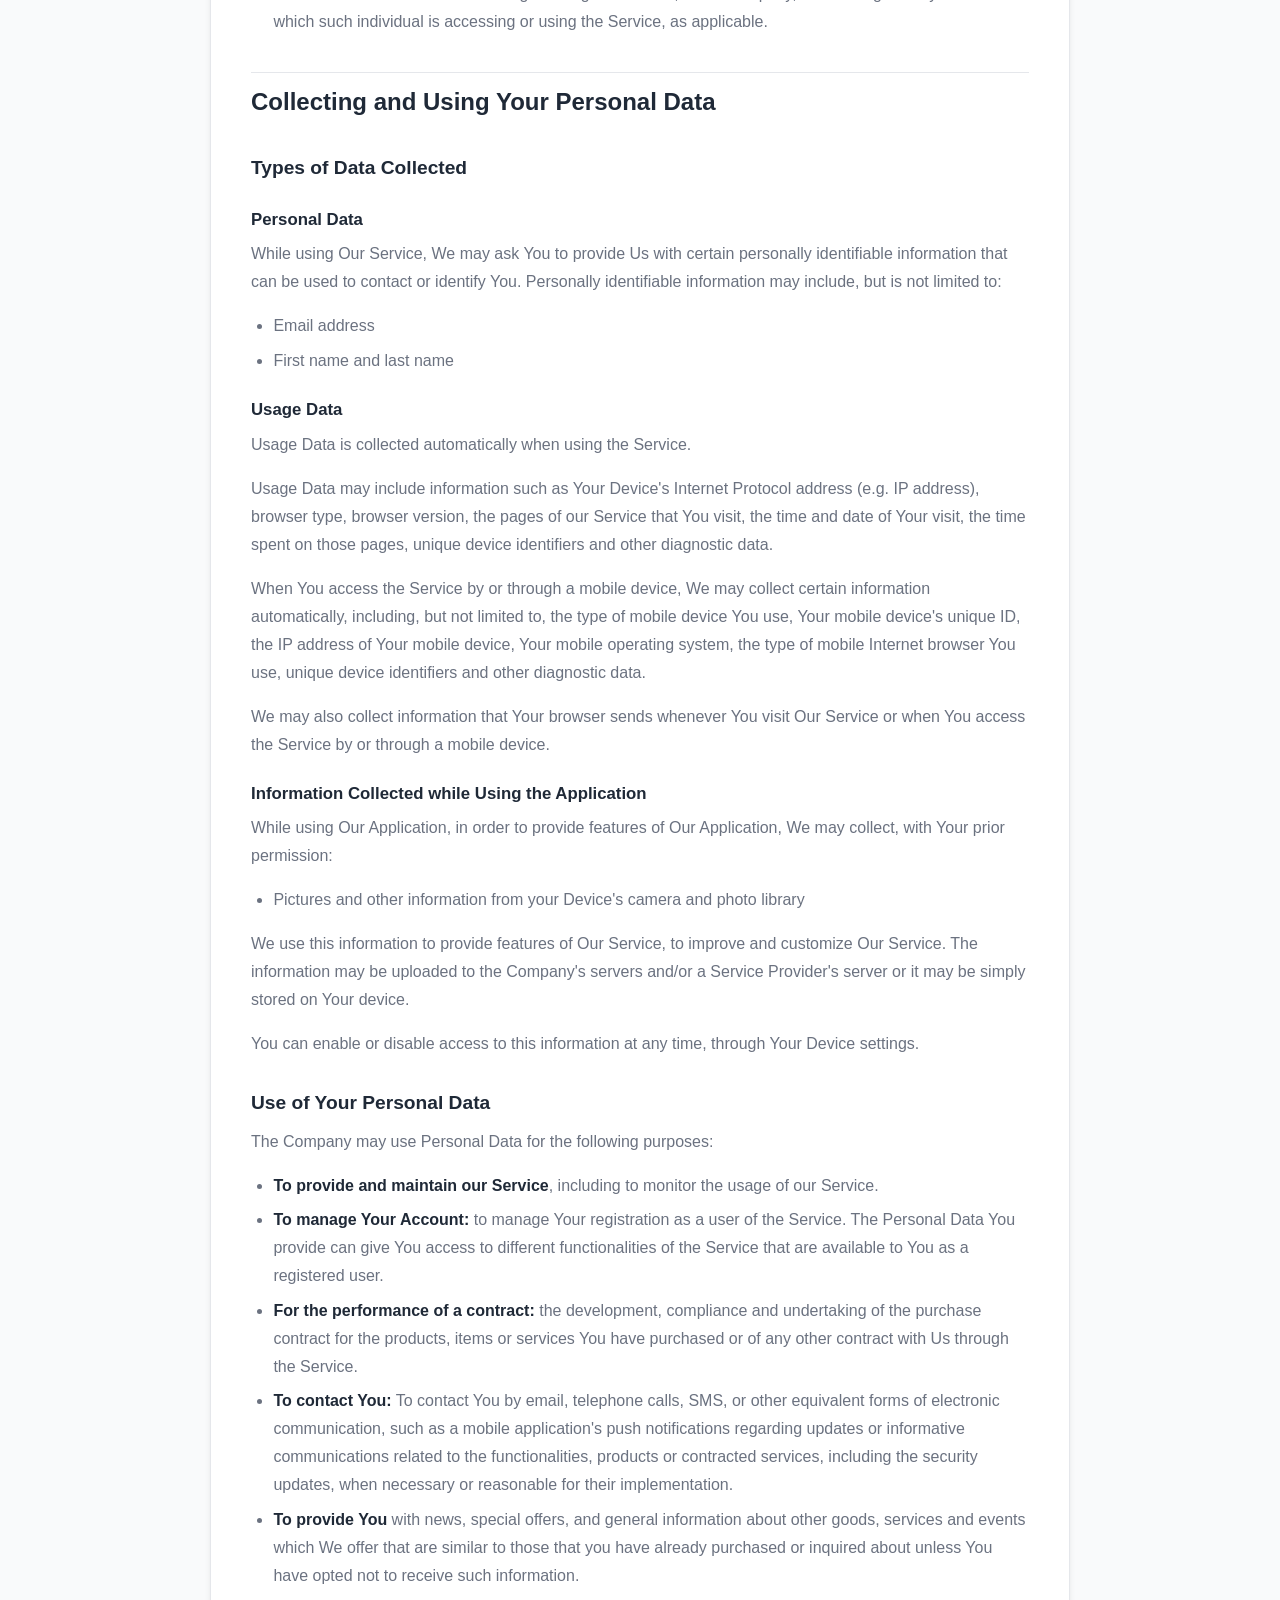
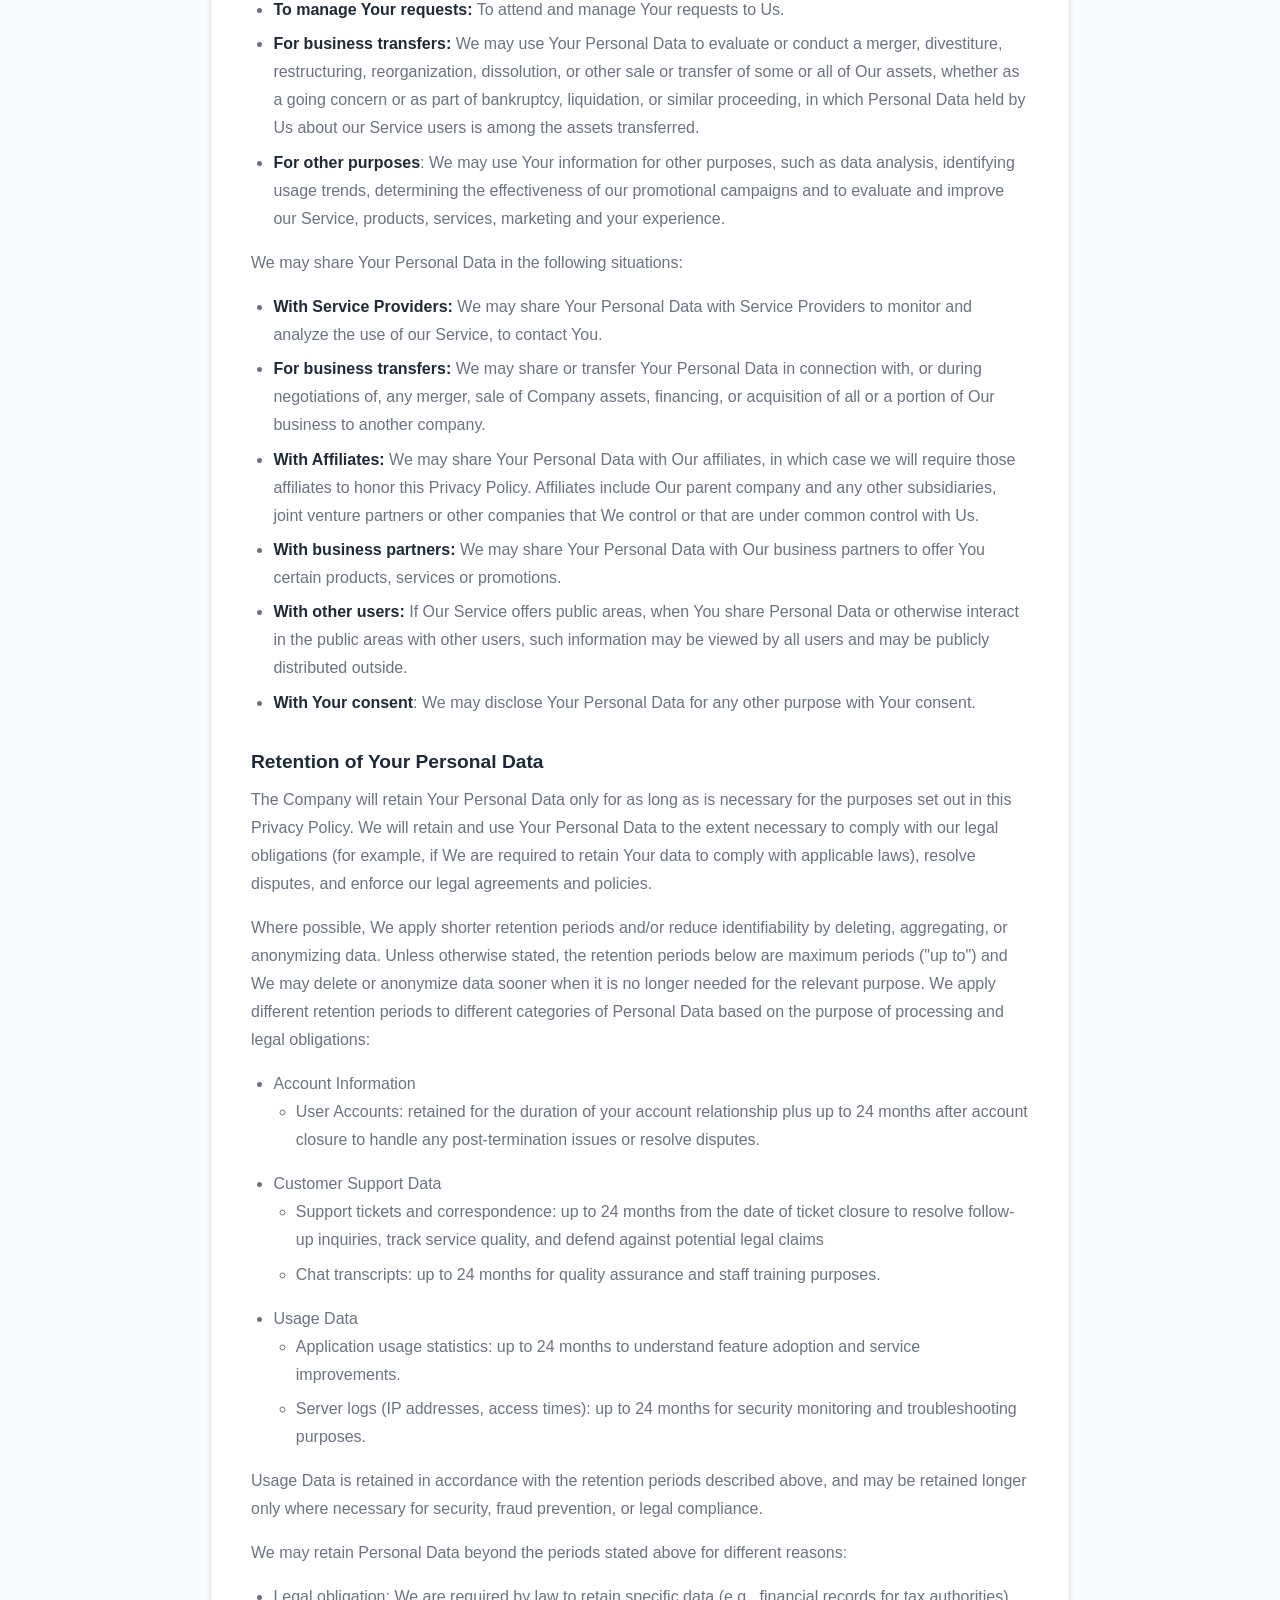
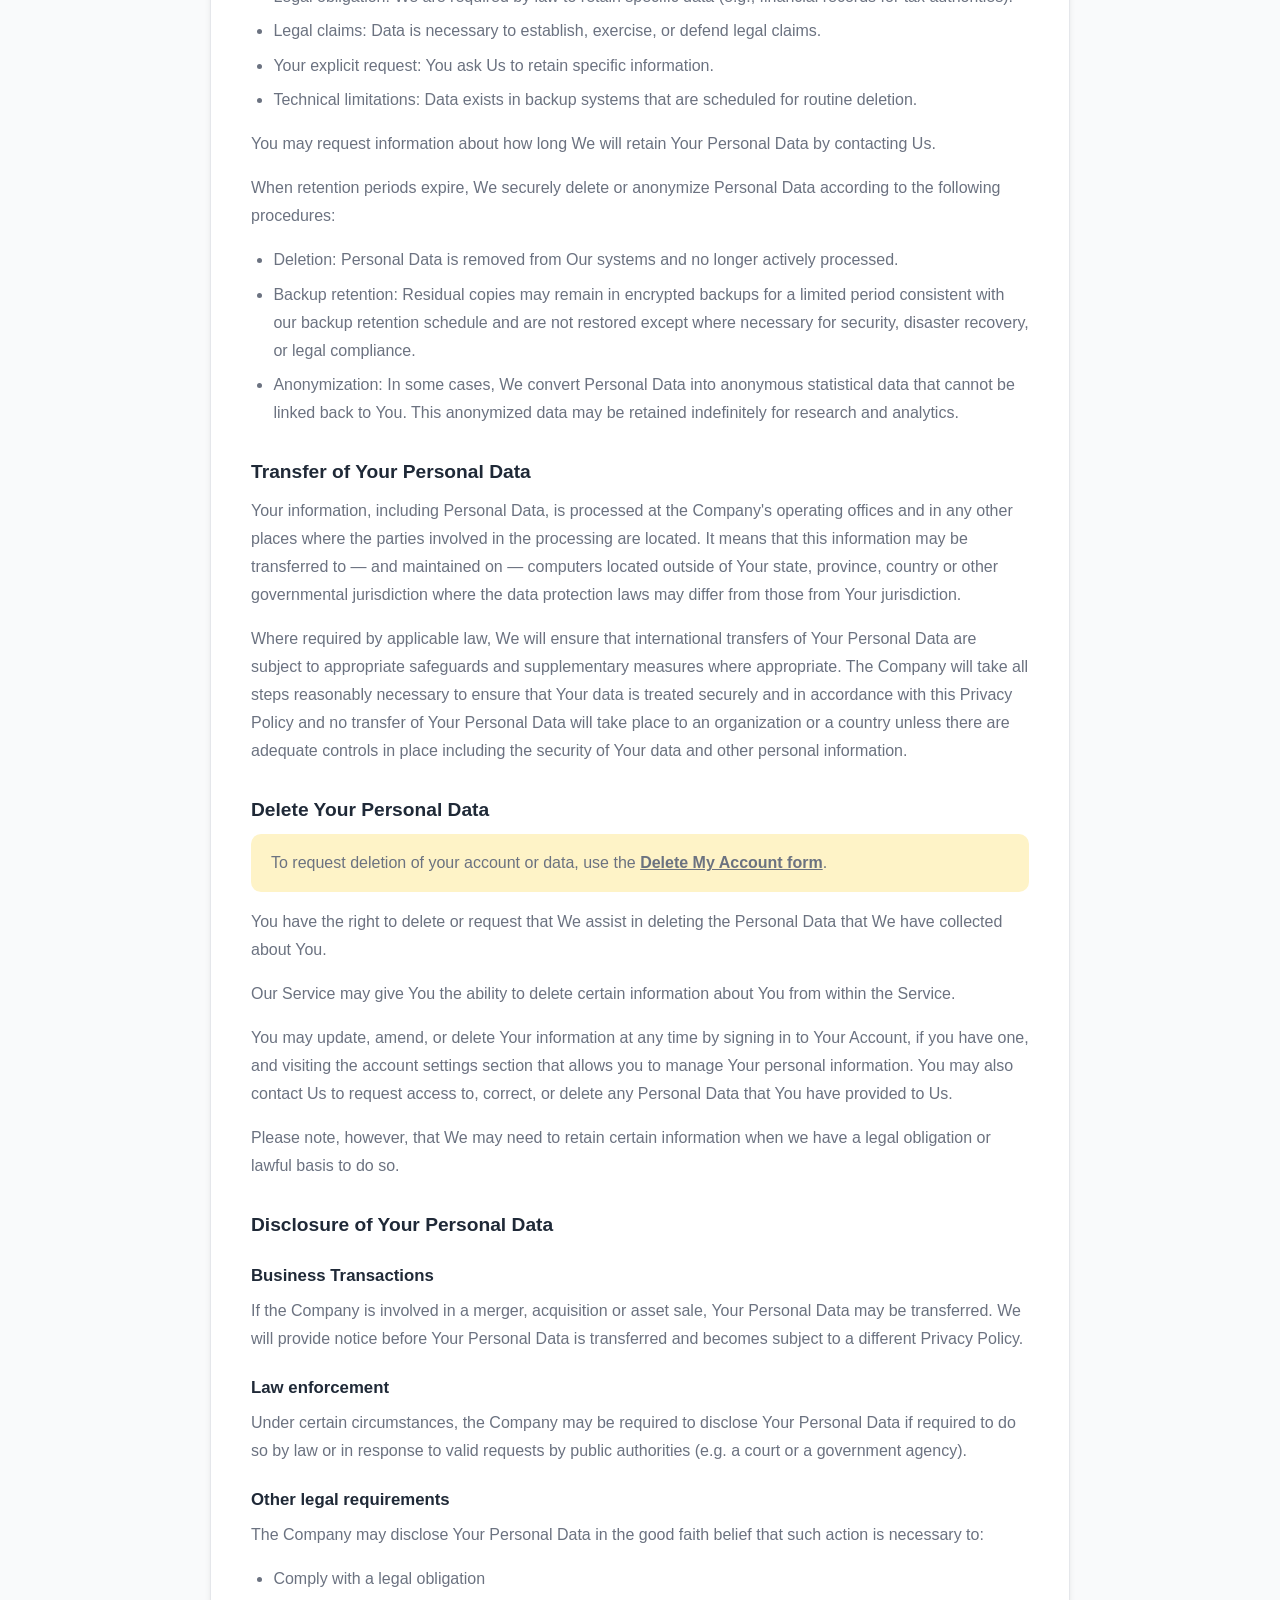
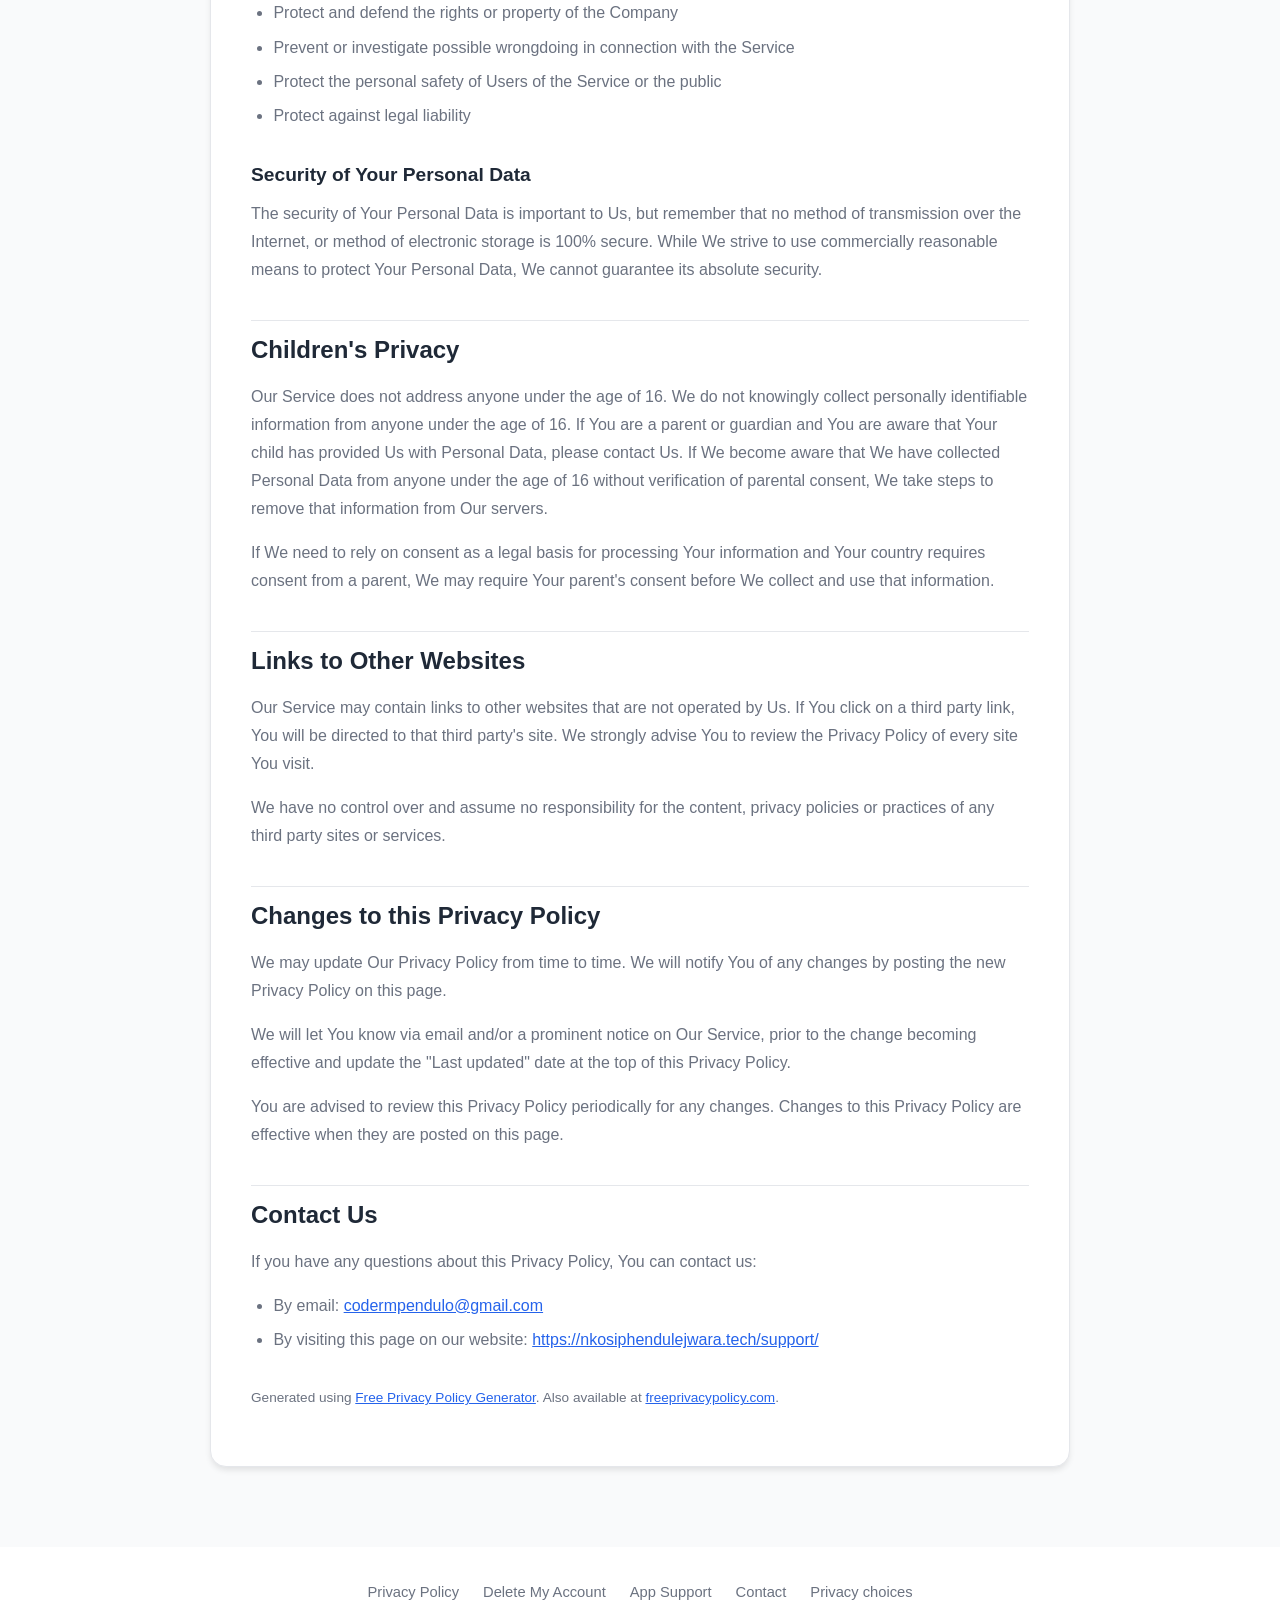
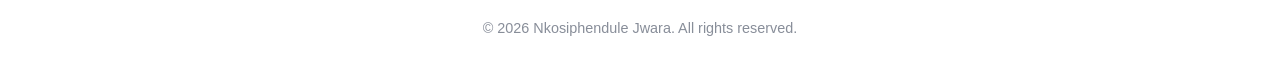
<file: privacy-policy/index.html>
<!DOCTYPE html>
<html lang="en">
<head>
    <meta charset="UTF-8">
    <meta name="viewport" content="width=device-width, initial-scale=1.0">
    <title>Privacy Policy | Nkosiphendule Jwara</title>
    <meta name="description" content="Privacy Policy for apps by Nkosiphendule Jwara, including Opti Gainz Track AI: what data is collected, how it is used, kept, shared and deleted.">
    <link rel="canonical" href="https://nkosiphendulejwara.tech/privacy-policy/">
    <meta name="theme-color" content="#2563eb">
    <meta property="og:type" content="website">
    <meta property="og:site_name" content="Nkosiphendule Jwara">
    <meta property="og:title" content="Privacy Policy">
    <meta property="og:description" content="Privacy Policy for apps by Nkosiphendule Jwara, including Opti Gainz Track AI: what data is collected, how it is used, kept, shared and deleted.">
    <meta property="og:url" content="https://nkosiphendulejwara.tech/privacy-policy/">
    <meta property="og:image" content="https://nkosiphendulejwara.tech/assets/img/og-image.jpg">
    <meta name="twitter:card" content="summary_large_image">
    <link rel="icon" type="image/x-icon" href="/NJ.ico">
    <link rel="apple-touch-icon" sizes="180x180" href="/assets/img/apple-touch-icon.png">
    <script>try{var t=localStorage.getItem('theme');if(t==='dark'||(!t&&window.matchMedia('(prefers-color-scheme: dark)').matches))document.documentElement.classList.add('dark-mode')}catch(e){}</script>
    <link rel="stylesheet" href="/styles.css">
</head>
<body>
    <a class="skip-link" href="#main">Skip to content</a>

    <nav class="navbar" aria-label="Main">
        <div class="container">
            <a class="nav-brand" href="/" aria-label="Nkosiphendule Jwara home">NJ</a>
            <button class="hamburger" id="hamburger" aria-label="Toggle menu" aria-controls="navMenu" aria-expanded="false">
                <span></span>
                <span></span>
                <span></span>
            </button>
            <ul class="nav-menu" id="navMenu">
                <li><a href="/">Home</a></li>
                <li><a href="/#projects">Projects</a></li>
                <li><a href="/#apps">Apps</a></li>
                <li><a href="/support/">Support</a></li>
                <li><a href="/privacy-policy/">Privacy</a></li>
                <li><a href="/#contact">Contact</a></li>
            </ul>
            <button class="dark-mode-toggle" id="darkModeToggle" aria-label="Toggle dark mode" aria-pressed="false">
                <span id="themeIcon" aria-hidden="true">🌙</span>
            </button>
        </div>
    </nav>

    <main id="main">
    <header class="page-hero">
        <div class="container">
            <span class="eyebrow">Legal</span>
            <h1>Privacy Policy</h1>
            <p>Last updated: June 27, 2026</p>
        </div>
    </header>

    <section class="page-section">
        <div class="container">
            <article class="page-card prose" id="website-privacy">
                <h2 style="border:0;margin-top:0;padding-top:0">Website privacy notice (POPIA)</h2>
                <p>This notice covers <strong>this website</strong>, nkosiphendulejwara.tech, under South Africa's Protection of Personal
                    Information Act, 2013 (POPIA). The app privacy policy follows below.</p>

                <h3>Who is responsible</h3>
                <p>Nkosiphendule Jwara, Durban, KwaZulu-Natal, South Africa.
                    Email: <a href="mailto:codermpendulo@gmail.com">codermpendulo@gmail.com</a>.</p>

                <h3>What is collected, and why</h3>
                <ul>
                    <li><strong>Forms</strong> (<a href="/delete-account/">Delete My Account</a>, <a href="/support/">App Support</a>): the details you type
                        (name, email, app, username, message, device). They are used only to handle your request and reply to you.</li>
                    <li><strong>Visit counts</strong>, only if you agree: GoatCounter records page views, browser type, screen size and referring site.
                        It uses no cookies and keeps no IP address in my reports.</li>
                    <li><strong>LinkedIn posts</strong>, only if you agree: the embedded posts load from LinkedIn, which may set cookies
                        and receive your IP address and browser details.</li>
                    <li><strong>In your browser only</strong>: your light or dark theme (<code>localStorage</code>) and your privacy choice
                        (<code>localStorage</code>, kept for up to 12 months or until you clear your browser data). These are never sent to me.</li>
                </ul>

                <h3>Voluntary, and what happens if you say no</h3>
                <p>Everything is voluntary. If you decline in <em>Privacy choices</em>, the site still works, but visit counts and LinkedIn posts are switched off.
                    The forms ask for their own consent. If you don't give it, you can't send the form, but you can email the same request to the address above.</p>

                <h3>Who receives it, and transfers outside South Africa</h3>
                <p>These services handle your information for me. All of them are based or host data outside South Africa, so your information is transferred
                    with your consent (POPIA section 72(1)(b)):</p>
                <ul>
                    <li><a href="https://web3forms.com/privacy" target="_blank" rel="noopener noreferrer">Web3Forms</a>: delivers form messages to my email.</li>
                    <li><a href="https://www.hcaptcha.com/privacy" target="_blank" rel="noopener noreferrer">hCaptcha</a>: the “I am human” check on forms.</li>
                    <li><a href="https://www.goatcounter.com/help/privacy" target="_blank" rel="noopener noreferrer">GoatCounter</a>: visit counts.</li>
                    <li><a href="https://www.linkedin.com/legal/privacy-policy" target="_blank" rel="noopener noreferrer">LinkedIn</a>: embedded posts.</li>
                    <li>Google (Gmail): the inbox where form messages arrive.</li>
                </ul>

                <h3>How long it is kept</h3>
                <p>Form messages are kept only as long as needed to handle your request, and for no more than 24 months, unless the law requires longer.</p>

                <h3>Your rights</h3>
                <p>You can ask to see, correct or delete your personal information, object to its processing, or withdraw your consent at any time.
                    To withdraw website consent, choose <button type="button" class="text-link link-inline" data-consent-open>Privacy choices</button>.
                    For anything else, email me. Withdrawing consent doesn't affect processing that already happened.</p>
                <p>You may also complain to the <strong>Information Regulator (South Africa)</strong>:
                    <a href="https://inforegulator.org.za" target="_blank" rel="noopener noreferrer">inforegulator.org.za</a>,
                    <a href="mailto:POPIAComplaints@inforegulator.org.za">POPIAComplaints@inforegulator.org.za</a>,
                    general enquiries <a href="mailto:enquiries@inforegulator.org.za">enquiries@inforegulator.org.za</a>, tel. 010 023 5200.</p>
            </article>

            <article class="page-card prose">
                <nav class="toc" aria-label="On this page">
                    <h2>On this page</h2>
                    <ol>
                        <li><a href="#interpretation-and-definitions">Interpretation and Definitions</a></li>
                        <li><a href="#collecting-and-using-your-personal-data">Collecting and Using Your Personal Data</a></li>
                        <li><a href="#children-s-privacy">Children's Privacy</a></li>
                        <li><a href="#links-to-other-websites">Links to Other Websites</a></li>
                        <li><a href="#changes-to-this-privacy-policy">Changes to this Privacy Policy</a></li>
                        <li><a href="#contact-us">Contact Us</a></li>
                    </ol>
                </nav>
                <p>This Privacy Policy describes Our policies and procedures on the collection, use and disclosure of Your information when You use the Service and tells You about Your privacy rights and how the law protects You.</p>
                <p>We use Your Personal Data to provide and improve the Service. By using the Service, You agree to the collection and use of information in accordance with this Privacy Policy. This Privacy Policy has been created with the help of the <a href="https://www.termsfeed.com/privacy-policy-generator/" target="_blank" rel="noopener noreferrer">TermsFeed Privacy Policy Generator</a>.</p>
                <h2 id="interpretation-and-definitions">Interpretation and Definitions</h2>
                <h3>Interpretation</h3>
                <p>The words whose initial letters are capitalized have meanings defined under the following conditions. The following definitions shall have the same meaning regardless of whether they appear in singular or in plural.</p>
                <h3>Definitions</h3>
                <p>For the purposes of this Privacy Policy:</p>
                <ul>
                <li>
                <p><strong>Account</strong> means a unique account created for You to access our Service or parts of our Service.</p>
                </li>
                <li>
                <p><strong>Affiliate</strong> means an entity that controls, is controlled by, or is under common control with a party, where &quot;control&quot; means ownership of 50% or more of the shares, equity interest or other securities entitled to vote for election of directors or other managing authority.</p>
                </li>
                <li>
                <p><strong>Application</strong> refers to Opti Gainz Track AI, the software program provided by the Company.</p>
                </li>
                <li>
                <p><strong>Company</strong> (referred to as either &quot;the Company&quot;, &quot;We&quot;, &quot;Us&quot; or &quot;Our&quot; in this Privacy Policy) refers to Opti Gainz Track AI.</p>
                </li>
                <li>
                <p><strong>Country</strong> refers to:  South Africa</p>
                </li>
                <li>
                <p><strong>Device</strong> means any device that can access the Service such as a computer, a cell phone or a digital tablet.</p>
                </li>
                <li>
                <p><strong>Personal Data</strong> (or &quot;Personal Information&quot;) is any information that relates to an identified or identifiable individual.</p>
                <p>We use &quot;Personal Data&quot; and &quot;Personal Information&quot; interchangeably unless a law uses a specific term.</p>
                </li>
                <li>
                <p><strong>Service</strong> refers to the Application.</p>
                </li>
                <li>
                <p><strong>Service Provider</strong> means any natural or legal person who processes the data on behalf of the Company. It refers to third-party companies or individuals employed by the Company to facilitate the Service, to provide the Service on behalf of the Company, to perform services related to the Service or to assist the Company in analyzing how the Service is used.</p>
                </li>
                <li>
                <p><strong>Usage Data</strong> refers to data collected automatically, either generated by the use of the Service or from the Service infrastructure itself (for example, the duration of a page visit).</p>
                </li>
                <li>
                <p><strong>You</strong> means the individual accessing or using the Service, or the company, or other legal entity on behalf of which such individual is accessing or using the Service, as applicable.</p>
                </li>
                </ul>
                <h2 id="collecting-and-using-your-personal-data">Collecting and Using Your Personal Data</h2>
                <h3>Types of Data Collected</h3>
                <h4>Personal Data</h4>
                <p>While using Our Service, We may ask You to provide Us with certain personally identifiable information that can be used to contact or identify You. Personally identifiable information may include, but is not limited to:</p>
                <ul>
                <li>Email address</li>
                <li>First name and last name</li>
                </ul>
                <h4>Usage Data</h4>
                <p>Usage Data is collected automatically when using the Service.</p>
                <p>Usage Data may include information such as Your Device's Internet Protocol address (e.g. IP address), browser type, browser version, the pages of our Service that You visit, the time and date of Your visit, the time spent on those pages, unique device identifiers and other diagnostic data.</p>
                <p>When You access the Service by or through a mobile device, We may collect certain information automatically, including, but not limited to, the type of mobile device You use, Your mobile device's unique ID, the IP address of Your mobile device, Your mobile operating system, the type of mobile Internet browser You use, unique device identifiers and other diagnostic data.</p>
                <p>We may also collect information that Your browser sends whenever You visit Our Service or when You access the Service by or through a mobile device.</p>
                <h4>Information Collected while Using the Application</h4>
                <p>While using Our Application, in order to provide features of Our Application, We may collect, with Your prior permission:</p>
                <ul>
                <li>Pictures and other information from your Device's camera and photo library</li>
                </ul>
                <p>We use this information to provide features of Our Service, to improve and customize Our Service. The information may be uploaded to the Company's servers and/or a Service Provider's server or it may be simply stored on Your device.</p>
                <p>You can enable or disable access to this information at any time, through Your Device settings.</p>
                <h3>Use of Your Personal Data</h3>
                <p>The Company may use Personal Data for the following purposes:</p>
                <ul>
                <li>
                <p><strong>To provide and maintain our Service</strong>, including to monitor the usage of our Service.</p>
                </li>
                <li>
                <p><strong>To manage Your Account:</strong> to manage Your registration as a user of the Service. The Personal Data You provide can give You access to different functionalities of the Service that are available to You as a registered user.</p>
                </li>
                <li>
                <p><strong>For the performance of a contract:</strong> the development, compliance and undertaking of the purchase contract for the products, items or services You have purchased or of any other contract with Us through the Service.</p>
                </li>
                <li>
                <p><strong>To contact You:</strong> To contact You by email, telephone calls, SMS, or other equivalent forms of electronic communication, such as a mobile application's push notifications regarding updates or informative communications related to the functionalities, products or contracted services, including the security updates, when necessary or reasonable for their implementation.</p>
                </li>
                <li>
                <p><strong>To provide You</strong> with news, special offers, and general information about other goods, services and events which We offer that are similar to those that you have already purchased or inquired about unless You have opted not to receive such information.</p>
                </li>
                <li>
                <p><strong>To manage Your requests:</strong> To attend and manage Your requests to Us.</p>
                </li>
                <li>
                <p><strong>For business transfers:</strong> We may use Your Personal Data to evaluate or conduct a merger, divestiture, restructuring, reorganization, dissolution, or other sale or transfer of some or all of Our assets, whether as a going concern or as part of bankruptcy, liquidation, or similar proceeding, in which Personal Data held by Us about our Service users is among the assets transferred.</p>
                </li>
                <li>
                <p><strong>For other purposes</strong>: We may use Your information for other purposes, such as data analysis, identifying usage trends, determining the effectiveness of our promotional campaigns and to evaluate and improve our Service, products, services, marketing and your experience.</p>
                </li>
                </ul>
                <p>We may share Your Personal Data in the following situations:</p>
                <ul>
                <li><strong>With Service Providers:</strong> We may share Your Personal Data with Service Providers to monitor and analyze the use of our Service,  to contact You.</li>
                <li><strong>For business transfers:</strong> We may share or transfer Your Personal Data in connection with, or during negotiations of, any merger, sale of Company assets, financing, or acquisition of all or a portion of Our business to another company.</li>
                <li><strong>With Affiliates:</strong> We may share Your Personal Data with Our affiliates, in which case we will require those affiliates to honor this Privacy Policy. Affiliates include Our parent company and any other subsidiaries, joint venture partners or other companies that We control or that are under common control with Us.</li>
                <li><strong>With business partners:</strong> We may share Your Personal Data with Our business partners to offer You certain products, services or promotions.</li>
                <li><strong>With other users:</strong> If Our Service offers public areas, when You share Personal Data or otherwise interact in the public areas with other users, such information may be viewed by all users and may be publicly distributed outside.</li>
                <li><strong>With Your consent</strong>: We may disclose Your Personal Data for any other purpose with Your consent.</li>
                </ul>
                <h3>Retention of Your Personal Data</h3>
                <p>The Company will retain Your Personal Data only for as long as is necessary for the purposes set out in this Privacy Policy. We will retain and use Your Personal Data to the extent necessary to comply with our legal obligations (for example, if We are required to retain Your data to comply with applicable laws), resolve disputes, and enforce our legal agreements and policies.</p>
                <p>Where possible, We apply shorter retention periods and/or reduce identifiability by deleting, aggregating, or anonymizing data. Unless otherwise stated, the retention periods below are maximum periods (&quot;up to&quot;) and We may delete or anonymize data sooner when it is no longer needed for the relevant purpose. We apply different retention periods to different categories of Personal Data based on the purpose of processing and legal obligations:</p>
                <ul>
                <li>
                <p>Account Information</p>
                <ul>
                <li>User Accounts: retained for the duration of your account relationship plus up to 24 months after account closure to handle any post-termination issues or resolve disputes.</li>
                </ul>
                </li>
                <li>
                <p>Customer Support Data</p>
                <ul>
                <li>Support tickets and correspondence: up to 24 months from the date of ticket closure to resolve follow-up inquiries, track service quality, and defend against potential legal claims</li>
                <li>Chat transcripts: up to 24 months for quality assurance and staff training purposes.</li>
                </ul>
                </li>
                <li>
                <p>Usage Data</p>
                <ul>
                <li>
                <p>Application usage statistics: up to 24 months to understand feature adoption and service improvements.</p>
                </li>
                <li>
                <p>Server logs (IP addresses, access times): up to 24 months for security monitoring and troubleshooting purposes.</p>
                </li>
                </ul>
                </li>
                </ul>
                <p>Usage Data is retained in accordance with the retention periods described above, and may be retained longer only where necessary for security, fraud prevention, or legal compliance.</p>
                <p>We may retain Personal Data beyond the periods stated above for different reasons:</p>
                <ul>
                <li>Legal obligation: We are required by law to retain specific data (e.g., financial records for tax authorities).</li>
                <li>Legal claims: Data is necessary to establish, exercise, or defend legal claims.</li>
                <li>Your explicit request: You ask Us to retain specific information.</li>
                <li>Technical limitations: Data exists in backup systems that are scheduled for routine deletion.</li>
                </ul>
                <p>You may request information about how long We will retain Your Personal Data by contacting Us.</p>
                <p>When retention periods expire, We securely delete or anonymize Personal Data according to the following procedures:</p>
                <ul>
                <li>Deletion: Personal Data is removed from Our systems and no longer actively processed.</li>
                <li>Backup retention: Residual copies may remain in encrypted backups for a limited period consistent with our backup retention schedule and are not restored except where necessary for security, disaster recovery, or legal compliance.</li>
                <li>Anonymization: In some cases, We convert Personal Data into anonymous statistical data that cannot be linked back to You. This anonymized data may be retained indefinitely for research and analytics.</li>
                </ul>
                <h3>Transfer of Your Personal Data</h3>
                <p>Your information, including Personal Data, is processed at the Company's operating offices and in any other places where the parties involved in the processing are located. It means that this information may be transferred to — and maintained on — computers located outside of Your state, province, country or other governmental jurisdiction where the data protection laws may differ from those from Your jurisdiction.</p>
                <p>Where required by applicable law, We will ensure that international transfers of Your Personal Data are subject to appropriate safeguards and supplementary measures where appropriate. The Company will take all steps reasonably necessary to ensure that Your data is treated securely and in accordance with this Privacy Policy and no transfer of Your Personal Data will take place to an organization or a country unless there are adequate controls in place including the security of Your data and other personal information.</p>
                <h3 id="delete-your-personal-data">Delete Your Personal Data</h3>
                <p class="notice">To request deletion of your account or data, use the <a href="/delete-account/">Delete My Account form</a>.</p>
                <p>You have the right to delete or request that We assist in deleting the Personal Data that We have collected about You.</p>
                <p>Our Service may give You the ability to delete certain information about You from within the Service.</p>
                <p>You may update, amend, or delete Your information at any time by signing in to Your Account, if you have one, and visiting the account settings section that allows you to manage Your personal information. You may also contact Us to request access to, correct, or delete any Personal Data that You have provided to Us.</p>
                <p>Please note, however, that We may need to retain certain information when we have a legal obligation or lawful basis to do so.</p>
                <h3>Disclosure of Your Personal Data</h3>
                <h4>Business Transactions</h4>
                <p>If the Company is involved in a merger, acquisition or asset sale, Your Personal Data may be transferred. We will provide notice before Your Personal Data is transferred and becomes subject to a different Privacy Policy.</p>
                <h4>Law enforcement</h4>
                <p>Under certain circumstances, the Company may be required to disclose Your Personal Data if required to do so by law or in response to valid requests by public authorities (e.g. a court or a government agency).</p>
                <h4>Other legal requirements</h4>
                <p>The Company may disclose Your Personal Data in the good faith belief that such action is necessary to:</p>
                <ul>
                <li>Comply with a legal obligation</li>
                <li>Protect and defend the rights or property of the Company</li>
                <li>Prevent or investigate possible wrongdoing in connection with the Service</li>
                <li>Protect the personal safety of Users of the Service or the public</li>
                <li>Protect against legal liability</li>
                </ul>
                <h3>Security of Your Personal Data</h3>
                <p>The security of Your Personal Data is important to Us, but remember that no method of transmission over the Internet, or method of electronic storage is 100% secure. While We strive to use commercially reasonable means to protect Your Personal Data, We cannot guarantee its absolute security.</p>
                <h2 id="children-s-privacy">Children's Privacy</h2>
                <p>Our Service does not address anyone under the age of 16. We do not knowingly collect personally identifiable information from anyone under the age of 16. If You are a parent or guardian and You are aware that Your child has provided Us with Personal Data, please contact Us. If We become aware that We have collected Personal Data from anyone under the age of 16 without verification of parental consent, We take steps to remove that information from Our servers.</p>
                <p>If We need to rely on consent as a legal basis for processing Your information and Your country requires consent from a parent, We may require Your parent's consent before We collect and use that information.</p>
                <h2 id="links-to-other-websites">Links to Other Websites</h2>
                <p>Our Service may contain links to other websites that are not operated by Us. If You click on a third party link, You will be directed to that third party's site. We strongly advise You to review the Privacy Policy of every site You visit.</p>
                <p>We have no control over and assume no responsibility for the content, privacy policies or practices of any third party sites or services.</p>
                <h2 id="changes-to-this-privacy-policy">Changes to this Privacy Policy</h2>
                <p>We may update Our Privacy Policy from time to time. We will notify You of any changes by posting the new Privacy Policy on this page.</p>
                <p>We will let You know via email and/or a prominent notice on Our Service, prior to the change becoming effective and update the &quot;Last updated&quot; date at the top of this Privacy Policy.</p>
                <p>You are advised to review this Privacy Policy periodically for any changes. Changes to this Privacy Policy are effective when they are posted on this page.</p>
                <h2 id="contact-us">Contact Us</h2>
                <p>If you have any questions about this Privacy Policy, You can contact us:</p>
                <ul>
                <li>
                <p>By email: <a href="mailto:codermpendulo@gmail.com">codermpendulo@gmail.com</a></p>
                </li>
                <li>
                <p>By visiting this page on our website: <a href="https://nkosiphendulejwara.tech/support/">https://nkosiphendulejwara.tech/support/</a></p>
                </li>
                </ul>
                <p style="margin-top:2rem;font-size:0.85rem">Generated using <a href="https://www.freeprivacypolicy.com/free-privacy-policy-generator/" target="_blank" rel="noopener noreferrer">Free Privacy Policy Generator</a>.
                    Also available at <a href="https://www.freeprivacypolicy.com/live/a2b23a08-0318-4fe4-937f-1058c043c442" target="_blank" rel="noopener noreferrer">freeprivacypolicy.com</a>.</p>
            </article>
        </div>
    </section>
    </main>

    <footer class="footer">
        <div class="container">
            <ul class="footer-links">
                <li><a href="/privacy-policy/">Privacy Policy</a></li>
                <li><a href="/delete-account/">Delete My Account</a></li>
                <li><a href="/support/">App Support</a></li>
                <li><a href="/#contact">Contact</a></li>
                <li><button type="button" class="link-button" data-consent-open>Privacy choices</button></li>
            </ul>
            <p>&copy; <span data-year>2026</span> Nkosiphendule Jwara. All rights reserved.</p>
        </div>
    </footer>

    <script src="/assets/js/consent.js"></script>
    <script src="/assets/js/site.js"></script>

</body>
</html>
</file>
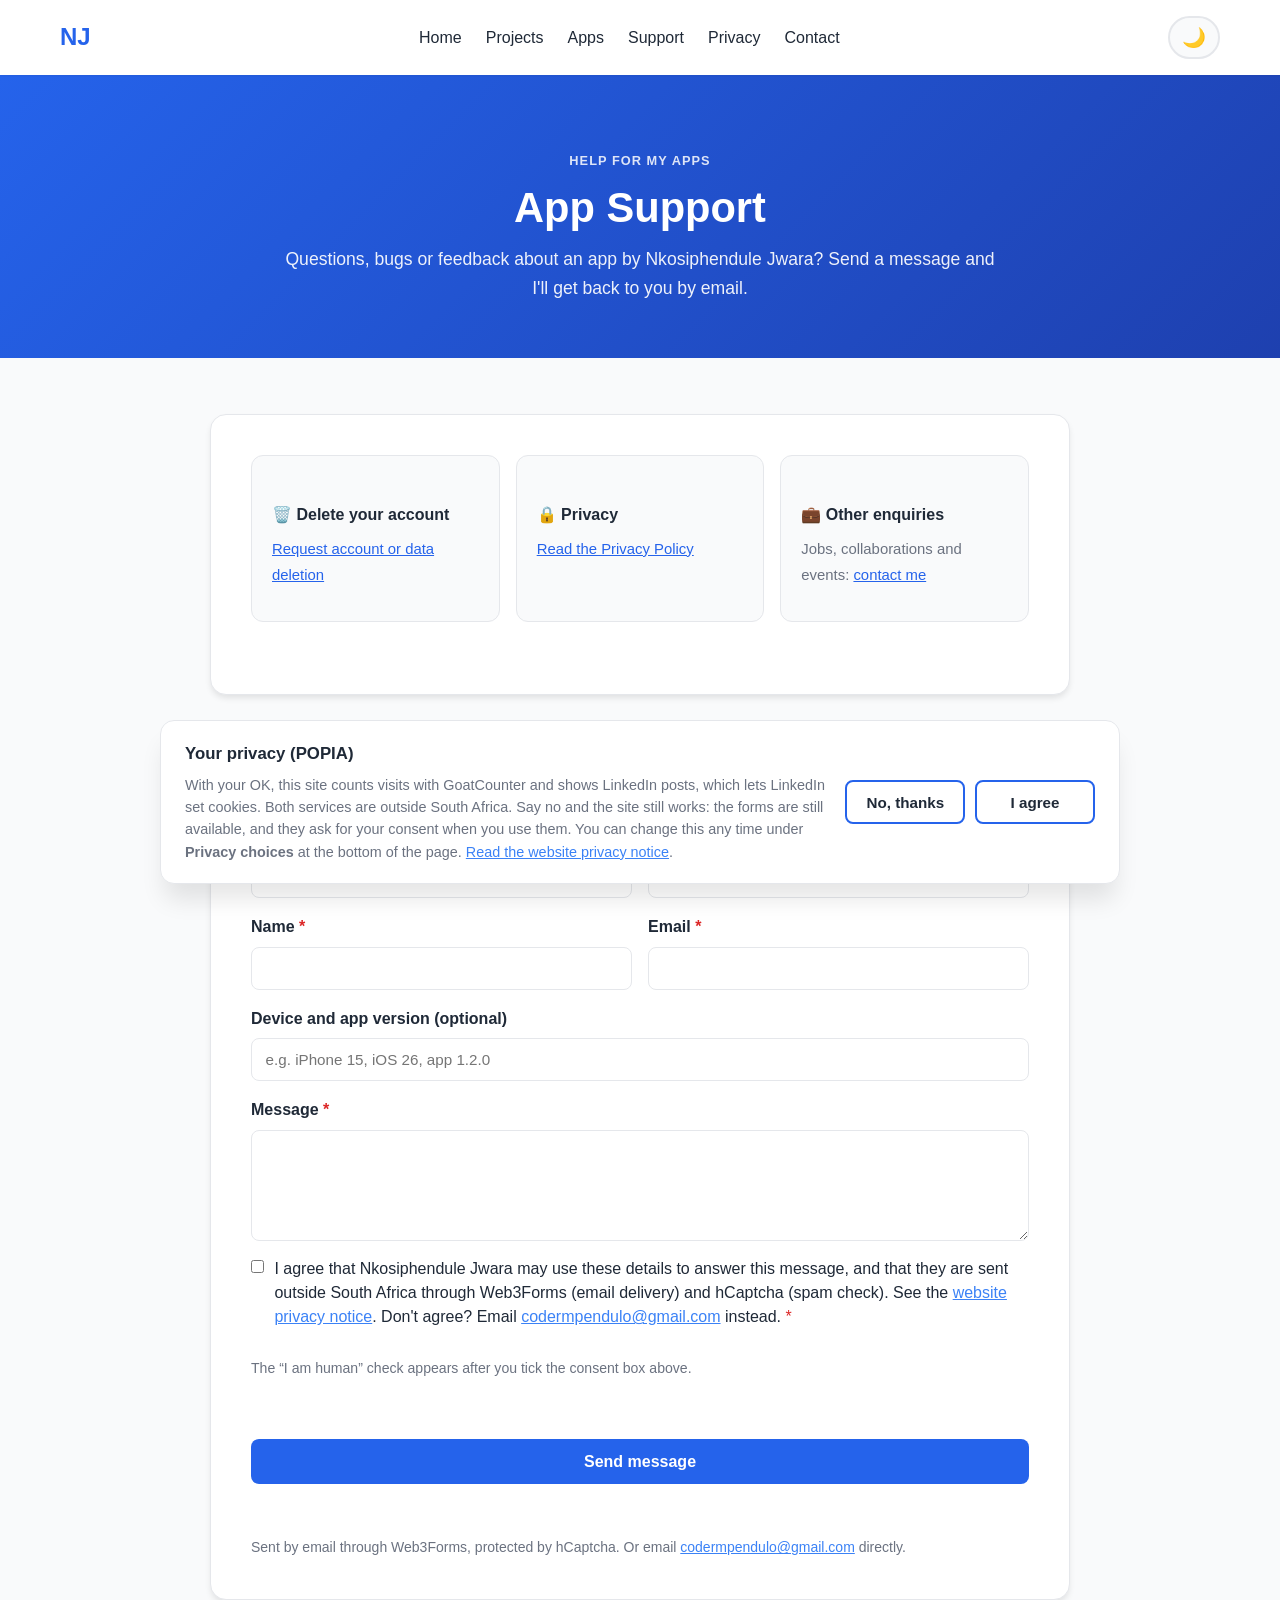
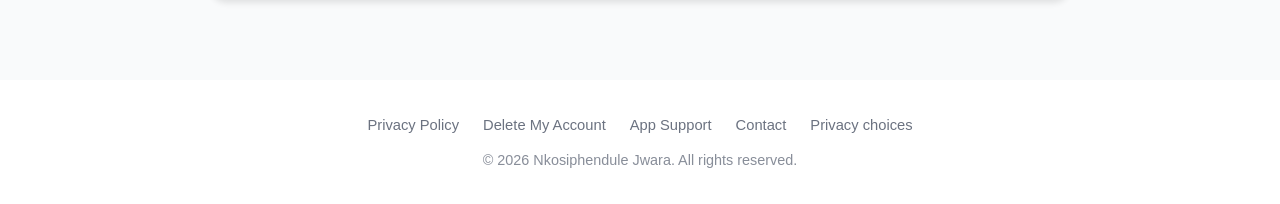
<file: support/index.html>
<!DOCTYPE html>
<html lang="en">
<head>
    <meta charset="UTF-8">
    <meta name="viewport" content="width=device-width, initial-scale=1.0">
    <title>App Support | Nkosiphendule Jwara</title>
    <meta name="description" content="Get help with apps by Nkosiphendule Jwara: send a question, bug report or feedback, or find the privacy policy and account deletion page.">
    <link rel="canonical" href="https://nkosiphendulejwara.tech/support/">
    <meta name="theme-color" content="#2563eb">
    <meta property="og:type" content="website">
    <meta property="og:site_name" content="Nkosiphendule Jwara">
    <meta property="og:title" content="App Support">
    <meta property="og:description" content="Get help with apps by Nkosiphendule Jwara: send a question, bug report or feedback, or find the privacy policy and account deletion page.">
    <meta property="og:url" content="https://nkosiphendulejwara.tech/support/">
    <meta property="og:image" content="https://nkosiphendulejwara.tech/assets/img/og-image.jpg">
    <meta name="twitter:card" content="summary_large_image">
    <link rel="icon" type="image/x-icon" href="/NJ.ico">
    <link rel="apple-touch-icon" sizes="180x180" href="/assets/img/apple-touch-icon.png">
    <script>try{var t=localStorage.getItem('theme');if(t==='dark'||(!t&&window.matchMedia('(prefers-color-scheme: dark)').matches))document.documentElement.classList.add('dark-mode')}catch(e){}</script>
    <link rel="stylesheet" href="/styles.css">
</head>
<body>
    <a class="skip-link" href="#main">Skip to content</a>

    <nav class="navbar" aria-label="Main">
        <div class="container">
            <a class="nav-brand" href="/" aria-label="Nkosiphendule Jwara home">NJ</a>
            <button class="hamburger" id="hamburger" aria-label="Toggle menu" aria-controls="navMenu" aria-expanded="false">
                <span></span>
                <span></span>
                <span></span>
            </button>
            <ul class="nav-menu" id="navMenu">
                <li><a href="/">Home</a></li>
                <li><a href="/#projects">Projects</a></li>
                <li><a href="/#apps">Apps</a></li>
                <li><a href="/support/">Support</a></li>
                <li><a href="/privacy-policy/">Privacy</a></li>
                <li><a href="/#contact">Contact</a></li>
            </ul>
            <button class="dark-mode-toggle" id="darkModeToggle" aria-label="Toggle dark mode" aria-pressed="false">
                <span id="themeIcon" aria-hidden="true">🌙</span>
            </button>
        </div>
    </nav>

    <main id="main">
    <header class="page-hero">
        <div class="container">
            <span class="eyebrow">Help for my apps</span>
            <h1>App Support</h1>
            <p>Questions, bugs or feedback about an app by Nkosiphendule Jwara? Send a message and I'll get back to you by email.</p>
        </div>
    </header>

    <section class="page-section">
        <div class="container">
            <div class="page-card prose">
                <div class="info-grid" style="margin-top:0">
                    <div class="info-tile">
                        <h3>🗑️ Delete your account</h3>
                        <p><a href="/delete-account/">Request account or data deletion</a></p>
                    </div>
                    <div class="info-tile">
                        <h3>🔒 Privacy</h3>
                        <p><a href="/privacy-policy/">Read the Privacy Policy</a></p>
                    </div>
                    <div class="info-tile">
                        <h3>💼 Other enquiries</h3>
                        <p>Jobs, collaborations and events: <a href="/#contact">contact me</a></p>
                    </div>
                </div>
            </div>

            <div class="page-card">
                <h2 style="font-size:1.4rem;margin-bottom:1rem;color:var(--text-dark)">Contact support</h2>
                <form id="supportForm" class="delete-account-form" data-web3forms
                      data-subject="{app} - Support: {topic}"
                      data-success="✅ Message sent. I'll reply to the email address you gave."
                      novalidate>
                    <div class="form-grid">
                        <div class="form-group">
                            <label for="supportApp">App <span class="req">*</span></label>
                            <select id="supportApp" name="app" required data-app-select>
                                <option value="" disabled selected>Choose an app</option>
                                <option value="optigainz" data-aliases="opti-gainz-track-ai optigainztrackai gym-ai gymai">Opti Gainz Track AI</option>
                                <option value="barbershop" data-aliases="tech.nkosiphendulejwara.barbershop">Barbershop</option>
                                <option value="other">Other / not sure</option>
                            </select>
                        </div>
                        <div class="form-group">
                            <label for="supportTopic">Topic <span class="req">*</span></label>
                            <select id="supportTopic" name="topic" required>
                                <option value="" disabled selected>Choose a topic</option>
                                <option value="Question">Question</option>
                                <option value="Bug report">Bug report</option>
                                <option value="Feature idea">Feature idea</option>
                                <option value="Account or login">Account or login</option>
                                <option value="Other">Other</option>
                            </select>
                        </div>
                        <div class="form-group">
                            <label for="supportName">Name <span class="req">*</span></label>
                            <input type="text" id="supportName" name="name" autocomplete="name" required maxlength="120">
                        </div>
                        <div class="form-group">
                            <label for="supportEmail">Email <span class="req">*</span></label>
                            <input type="email" id="supportEmail" name="email" autocomplete="email" required maxlength="200">
                        </div>
                    </div>
                    <div class="form-group">
                        <label for="supportDevice">Device and app version (optional)</label>
                        <input type="text" id="supportDevice" name="device" maxlength="200" placeholder="e.g. iPhone 15, iOS 26, app 1.2.0">
                    </div>
                    <div class="form-group">
                        <label for="supportMessage">Message <span class="req">*</span></label>
                        <textarea id="supportMessage" name="message" rows="5" required maxlength="4000"></textarea>
                    </div>

                    <label class="checkbox-group">
                        <input type="checkbox" id="popiaConsentSupport" name="popia_consent" value="Yes" required>
                        <span>I agree that Nkosiphendule Jwara may use these details to answer this message, and that they are sent outside South Africa through
                            Web3Forms (email delivery) and hCaptcha (spam check). See the <a href="/privacy-policy/#website-privacy">website privacy notice</a>.
                            Don't agree? Email <a data-request-email href="/support/">the support inbox</a> instead. <span class="req">*</span></span>
                    </label>

                    <label class="hp-field" aria-hidden="true">Leave this empty
                        <input type="checkbox" name="botcheck" tabindex="-1" autocomplete="off">
                    </label>

                    <div class="captcha-wrap"><div class="h-captcha"></div></div>

                    <button type="submit" class="delete-account-btn">Send message</button>
                    <p class="form-status" aria-live="polite"></p>
                    <p class="account-deletion-note">Sent by email through Web3Forms, protected by hCaptcha.
                        Or email <a data-request-email href="/#contact">the support inbox</a> directly.</p>
                </form>
            </div>
        </div>
    </section>
    </main>

    <footer class="footer">
        <div class="container">
            <ul class="footer-links">
                <li><a href="/privacy-policy/">Privacy Policy</a></li>
                <li><a href="/delete-account/">Delete My Account</a></li>
                <li><a href="/support/">App Support</a></li>
                <li><a href="/#contact">Contact</a></li>
                <li><button type="button" class="link-button" data-consent-open>Privacy choices</button></li>
            </ul>
            <p>&copy; <span data-year>2026</span> Nkosiphendule Jwara. All rights reserved.</p>
        </div>
    </footer>

    <script src="/assets/js/consent.js"></script>
    <script src="/assets/js/site.js"></script>
    <script src="/assets/js/config.js"></script>
    <script src="/assets/js/forms.js"></script>
</body>
</html>
</file>
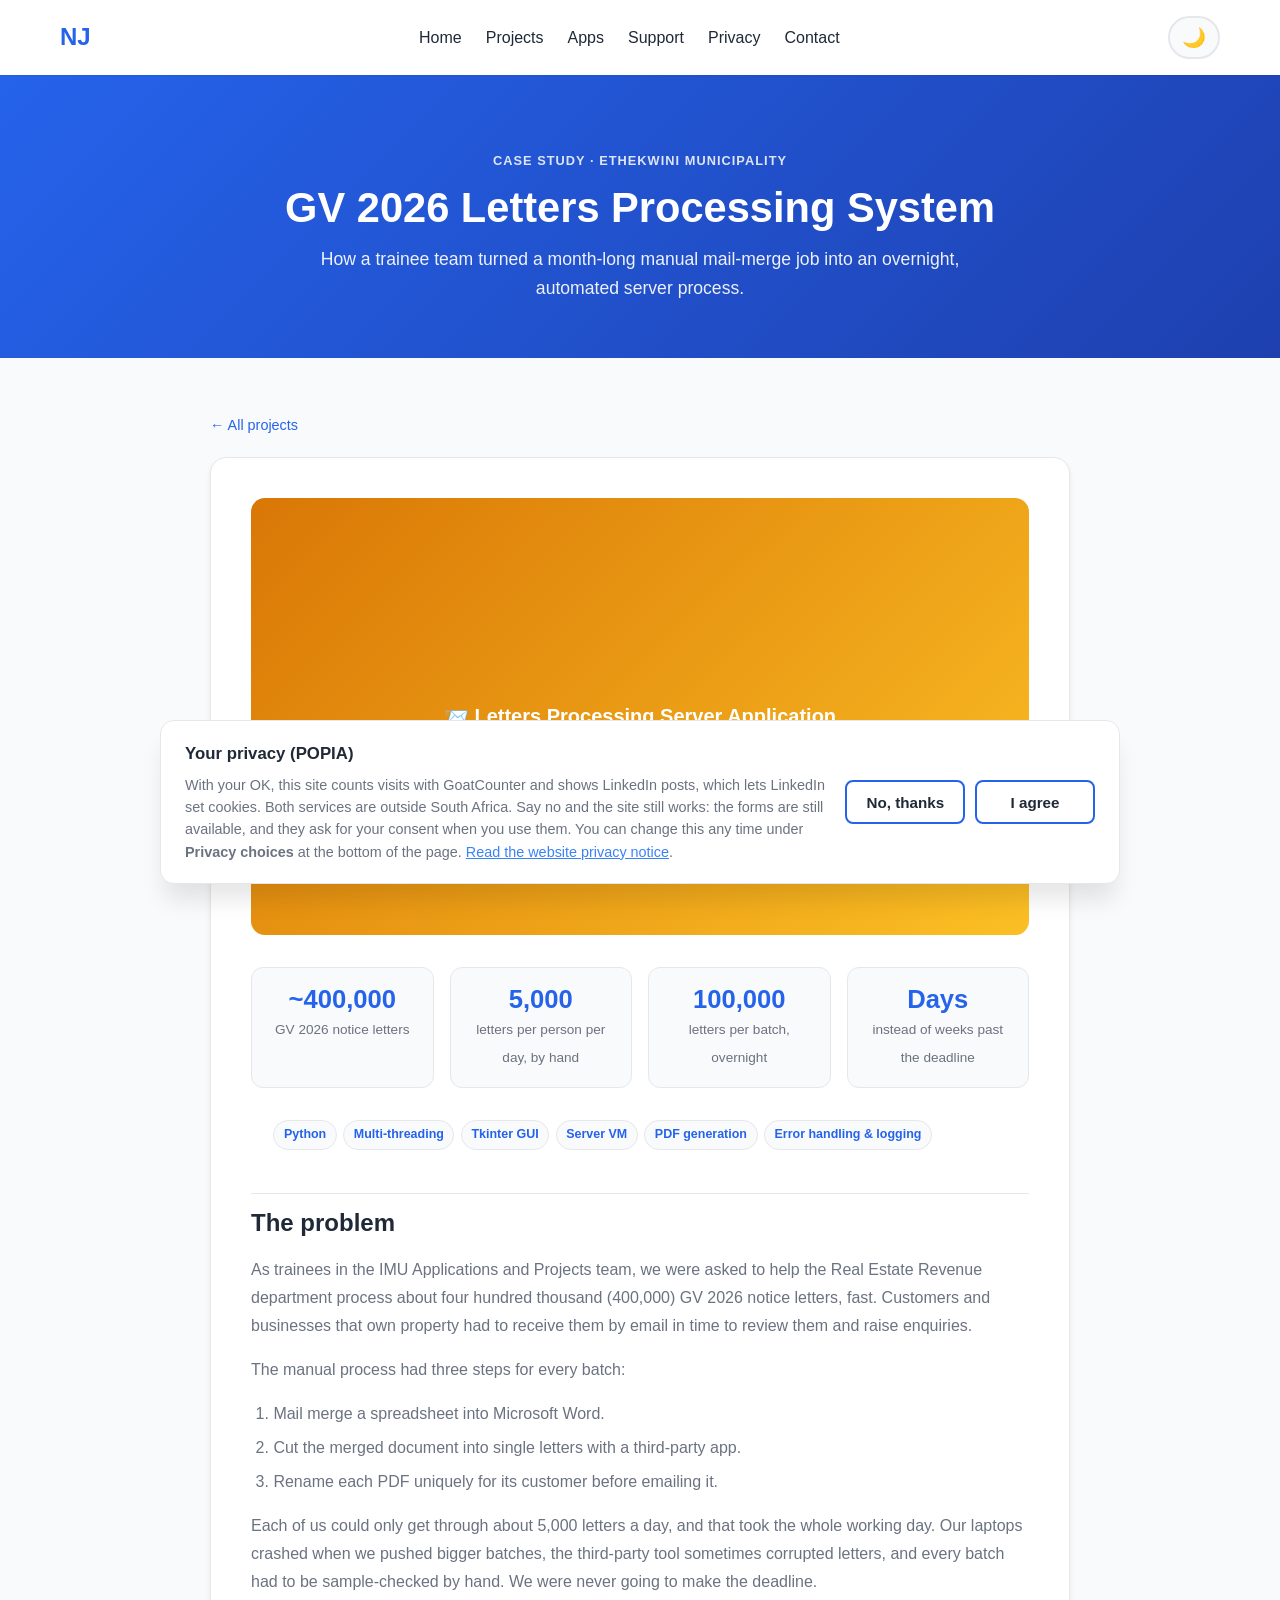
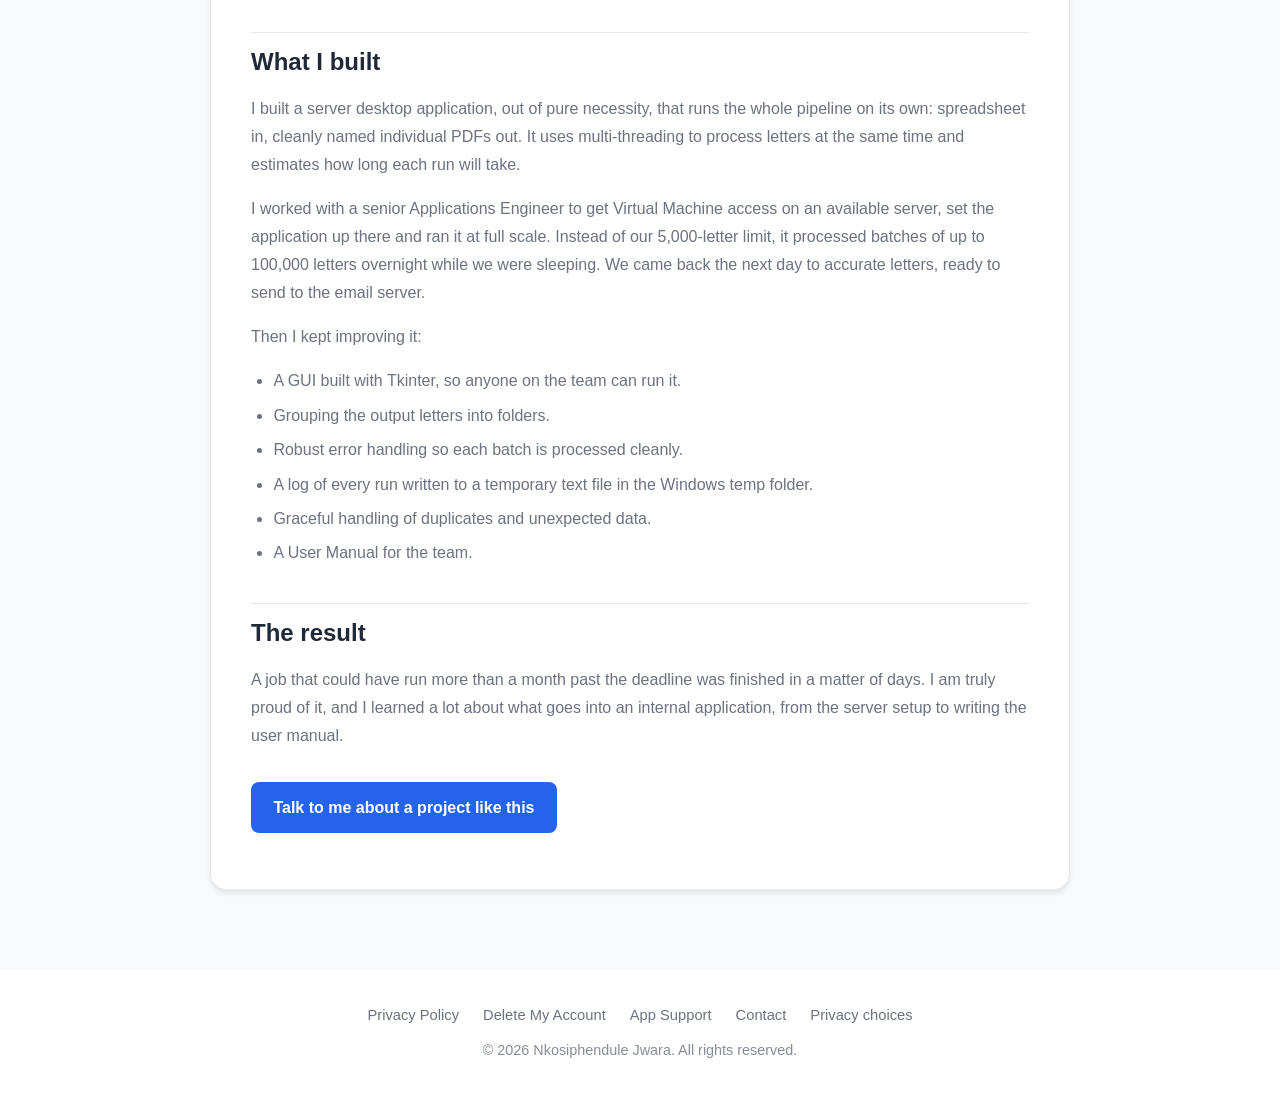
<file: projects/gv-letters/index.html>
<!DOCTYPE html>
<html lang="en">
<head>
    <meta charset="UTF-8">
    <meta name="viewport" content="width=device-width, initial-scale=1.0">
    <title>GV 2026 Letters Processing System | Nkosiphendule Jwara</title>
    <meta name="description" content="Case study: a multi-threaded Python server app that processed about 400,000 eThekwini Municipality GV 2026 notice letters overnight instead of by hand.">
    <link rel="canonical" href="https://nkosiphendulejwara.tech/projects/gv-letters/">
    <meta name="theme-color" content="#2563eb">
    <meta property="og:type" content="website">
    <meta property="og:site_name" content="Nkosiphendule Jwara">
    <meta property="og:title" content="GV 2026 Letters Processing System">
    <meta property="og:description" content="Case study: a multi-threaded Python server app that processed about 400,000 eThekwini Municipality GV 2026 notice letters overnight instead of by hand.">
    <meta property="og:url" content="https://nkosiphendulejwara.tech/projects/gv-letters/">
    <meta property="og:image" content="https://nkosiphendulejwara.tech/assets/img/og-image.jpg">
    <meta name="twitter:card" content="summary_large_image">
    <link rel="icon" type="image/x-icon" href="/NJ.ico">
    <link rel="apple-touch-icon" sizes="180x180" href="/assets/img/apple-touch-icon.png">
    <script>try{var t=localStorage.getItem('theme');if(t==='dark'||(!t&&window.matchMedia('(prefers-color-scheme: dark)').matches))document.documentElement.classList.add('dark-mode')}catch(e){}</script>
    <link rel="stylesheet" href="/styles.css">
</head>
<body>
    <a class="skip-link" href="#main">Skip to content</a>

    <nav class="navbar" aria-label="Main">
        <div class="container">
            <a class="nav-brand" href="/" aria-label="Nkosiphendule Jwara home">NJ</a>
            <button class="hamburger" id="hamburger" aria-label="Toggle menu" aria-controls="navMenu" aria-expanded="false">
                <span></span>
                <span></span>
                <span></span>
            </button>
            <ul class="nav-menu" id="navMenu">
                <li><a href="/">Home</a></li>
                <li><a href="/#projects">Projects</a></li>
                <li><a href="/#apps">Apps</a></li>
                <li><a href="/support/">Support</a></li>
                <li><a href="/privacy-policy/">Privacy</a></li>
                <li><a href="/#contact">Contact</a></li>
            </ul>
            <button class="dark-mode-toggle" id="darkModeToggle" aria-label="Toggle dark mode" aria-pressed="false">
                <span id="themeIcon" aria-hidden="true">🌙</span>
            </button>
        </div>
    </nav>

    <main id="main">
    <header class="page-hero">
        <div class="container">
            <span class="eyebrow">Case study · eThekwini Municipality</span>
            <h1>GV 2026 Letters Processing System</h1>
            <p>How a trainee team turned a month-long manual mail-merge job into an overnight, automated server process.</p>
        </div>
    </header>

    <section class="page-section">
        <div class="container">
            <p class="breadcrumb"><a href="/#projects">&larr; All projects</a></p>
            <article class="page-card prose">
                <figure class="project-shot grad-amber">
                    <!-- Replace with a screenshot of the Tkinter GUI: <img src="/assets/img/projects/gv-letters.png" alt="Letters processing app window"> -->
                    <span>📨 Letters Processing Server Application</span>
                </figure>

                <div class="stat-row">
                    <div class="stat"><strong>~400,000</strong><span>GV 2026 notice letters</span></div>
                    <div class="stat"><strong>5,000</strong><span>letters per person per day, by hand</span></div>
                    <div class="stat"><strong>100,000</strong><span>letters per batch, overnight</span></div>
                    <div class="stat"><strong>Days</strong><span>instead of weeks past the deadline</span></div>
                </div>

                <ul class="tag-list" aria-label="Technologies" style="margin-bottom:1.5rem">
                    <li class="tag">Python</li>
                    <li class="tag">Multi-threading</li>
                    <li class="tag">Tkinter GUI</li>
                    <li class="tag">Server VM</li>
                    <li class="tag">PDF generation</li>
                    <li class="tag">Error handling &amp; logging</li>
                </ul>

                <h2>The problem</h2>
                <p>
                    As trainees in the IMU Applications and Projects team, we were asked to help the Real Estate Revenue department
                    process about four hundred thousand (400,000) GV 2026 notice letters, fast. Customers and businesses that own
                    property had to receive them by email in time to review them and raise enquiries.
                </p>
                <p>The manual process had three steps for every batch:</p>
                <ol>
                    <li>Mail merge a spreadsheet into Microsoft Word.</li>
                    <li>Cut the merged document into single letters with a third-party app.</li>
                    <li>Rename each PDF uniquely for its customer before emailing it.</li>
                </ol>
                <p>
                    Each of us could only get through about 5,000 letters a day, and that took the whole working day. Our laptops
                    crashed when we pushed bigger batches, the third-party tool sometimes corrupted letters, and every batch had to
                    be sample-checked by hand. We were never going to make the deadline.
                </p>

                <h2>What I built</h2>
                <p>
                    I built a server desktop application, out of pure necessity, that runs the whole pipeline on its own: spreadsheet in,
                    cleanly named individual PDFs out. It uses multi-threading to process letters at the same time and estimates how
                    long each run will take.
                </p>
                <p>
                    I worked with a senior Applications Engineer to get Virtual Machine access on an available server, set the
                    application up there and ran it at full scale. Instead of our 5,000-letter limit, it processed batches of up to
                    100,000 letters overnight while we were sleeping. We came back the next day to accurate letters, ready to send
                    to the email server.
                </p>
                <p>Then I kept improving it:</p>
                <ul>
                    <li>A GUI built with Tkinter, so anyone on the team can run it.</li>
                    <li>Grouping the output letters into folders.</li>
                    <li>Robust error handling so each batch is processed cleanly.</li>
                    <li>A log of every run written to a temporary text file in the Windows temp folder.</li>
                    <li>Graceful handling of duplicates and unexpected data.</li>
                    <li>A User Manual for the team.</li>
                </ul>

                <h2>The result</h2>
                <p>
                    A job that could have run more than a month past the deadline was finished in a matter of days. I am truly proud of it,
                    and I learned a lot about what goes into an internal application, from the server setup to writing the user manual.
                </p>

                <p style="margin-top:2rem"><a class="btn-solid" href="/#contact">Talk to me about a project like this</a></p>
            </article>
        </div>
    </section>
    </main>

    <footer class="footer">
        <div class="container">
            <ul class="footer-links">
                <li><a href="/privacy-policy/">Privacy Policy</a></li>
                <li><a href="/delete-account/">Delete My Account</a></li>
                <li><a href="/support/">App Support</a></li>
                <li><a href="/#contact">Contact</a></li>
                <li><button type="button" class="link-button" data-consent-open>Privacy choices</button></li>
            </ul>
            <p>&copy; <span data-year>2026</span> Nkosiphendule Jwara. All rights reserved.</p>
        </div>
    </footer>

    <script src="/assets/js/consent.js"></script>
    <script src="/assets/js/site.js"></script>

</body>
</html>
</file>
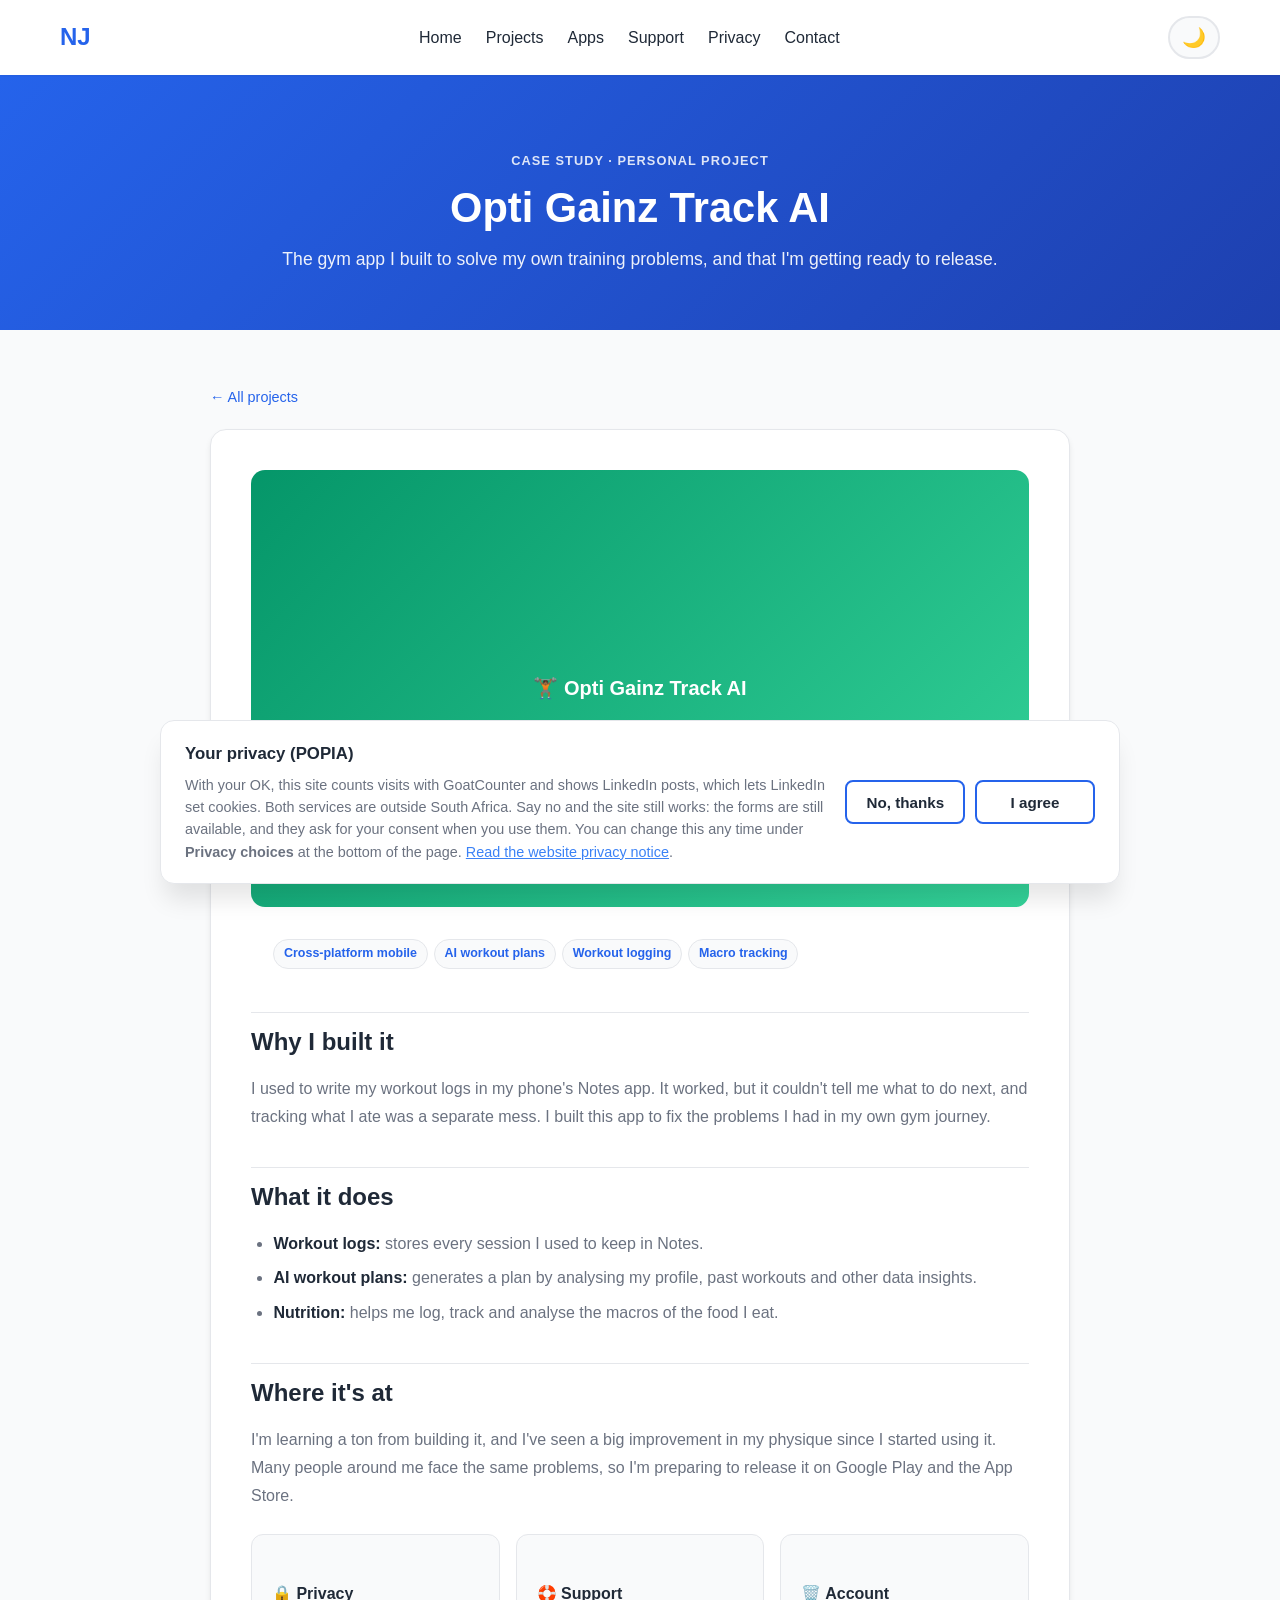
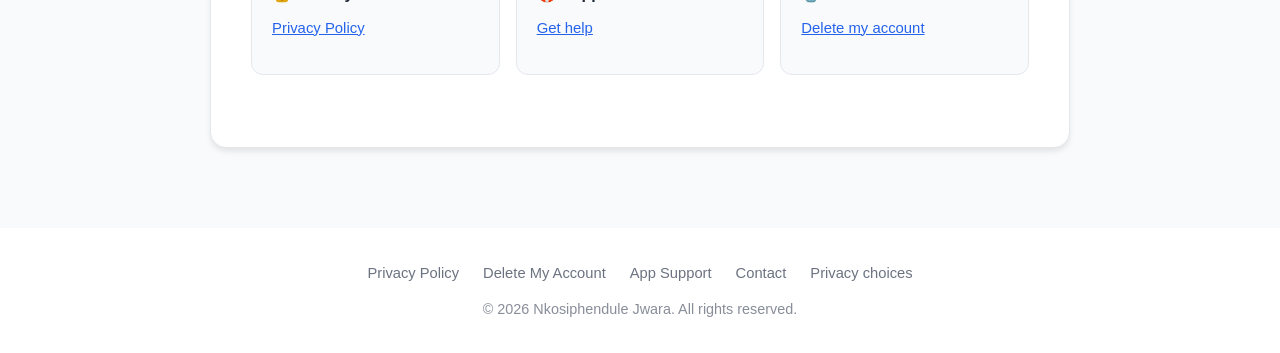
<file: projects/gym-ai/index.html>
<!DOCTYPE html>
<html lang="en">
<head>
    <meta charset="UTF-8">
    <meta name="viewport" content="width=device-width, initial-scale=1.0">
    <title>Opti Gainz Track AI | Nkosiphendule Jwara</title>
    <meta name="description" content="Case study: Opti Gainz Track AI, a cross-platform gym app with AI workout plans, workout logging and macro tracking.">
    <link rel="canonical" href="https://nkosiphendulejwara.tech/projects/gym-ai/">
    <meta name="theme-color" content="#2563eb">
    <meta property="og:type" content="website">
    <meta property="og:site_name" content="Nkosiphendule Jwara">
    <meta property="og:title" content="Opti Gainz Track AI">
    <meta property="og:description" content="Case study: Opti Gainz Track AI, a cross-platform gym app with AI workout plans, workout logging and macro tracking.">
    <meta property="og:url" content="https://nkosiphendulejwara.tech/projects/gym-ai/">
    <meta property="og:image" content="https://nkosiphendulejwara.tech/assets/img/og-image.jpg">
    <meta name="twitter:card" content="summary_large_image">
    <link rel="icon" type="image/x-icon" href="/NJ.ico">
    <link rel="apple-touch-icon" sizes="180x180" href="/assets/img/apple-touch-icon.png">
    <script>try{var t=localStorage.getItem('theme');if(t==='dark'||(!t&&window.matchMedia('(prefers-color-scheme: dark)').matches))document.documentElement.classList.add('dark-mode')}catch(e){}</script>
    <link rel="stylesheet" href="/styles.css">
</head>
<body>
    <a class="skip-link" href="#main">Skip to content</a>

    <nav class="navbar" aria-label="Main">
        <div class="container">
            <a class="nav-brand" href="/" aria-label="Nkosiphendule Jwara home">NJ</a>
            <button class="hamburger" id="hamburger" aria-label="Toggle menu" aria-controls="navMenu" aria-expanded="false">
                <span></span>
                <span></span>
                <span></span>
            </button>
            <ul class="nav-menu" id="navMenu">
                <li><a href="/">Home</a></li>
                <li><a href="/#projects">Projects</a></li>
                <li><a href="/#apps">Apps</a></li>
                <li><a href="/support/">Support</a></li>
                <li><a href="/privacy-policy/">Privacy</a></li>
                <li><a href="/#contact">Contact</a></li>
            </ul>
            <button class="dark-mode-toggle" id="darkModeToggle" aria-label="Toggle dark mode" aria-pressed="false">
                <span id="themeIcon" aria-hidden="true">🌙</span>
            </button>
        </div>
    </nav>

    <main id="main">
    <header class="page-hero">
        <div class="container">
            <span class="eyebrow">Case study · Personal project</span>
            <h1>Opti Gainz Track AI</h1>
            <p>The gym app I built to solve my own training problems, and that I'm getting ready to release.</p>
        </div>
    </header>

    <section class="page-section">
        <div class="container">
            <p class="breadcrumb"><a href="/#projects">&larr; All projects</a></p>
            <article class="page-card prose">
                <figure class="project-shot grad-green">
                    <!-- Replace with app screenshots: <img src="/assets/img/projects/opti-gainz.png" alt="Opti Gainz Track AI screens"> -->
                    <span>🏋🏾 Opti Gainz Track AI</span>
                </figure>

                <ul class="tag-list" aria-label="Features" style="margin-bottom:1.5rem">
                    <li class="tag">Cross-platform mobile</li>
                    <li class="tag">AI workout plans</li>
                    <li class="tag">Workout logging</li>
                    <li class="tag">Macro tracking</li>
                </ul>

                <h2>Why I built it</h2>
                <p>
                    I used to write my workout logs in my phone's Notes app. It worked, but it couldn't tell me what to do next, and
                    tracking what I ate was a separate mess. I built this app to fix the problems I had in my own gym journey.
                </p>

                <h2>What it does</h2>
                <ul>
                    <li><strong>Workout logs:</strong> stores every session I used to keep in Notes.</li>
                    <li><strong>AI workout plans:</strong> generates a plan by analysing my profile, past workouts and other data insights.</li>
                    <li><strong>Nutrition:</strong> helps me log, track and analyse the macros of the food I eat.</li>
                </ul>

                <h2>Where it's at</h2>
                <p>
                    I'm learning a ton from building it, and I've seen a big improvement in my physique since I started using it.
                    Many people around me face the same problems, so I'm preparing to release it on Google Play and the App Store.
                </p>

                <div class="info-grid">
                    <div class="info-tile"><h3>🔒 Privacy</h3><p><a href="/privacy-policy/">Privacy Policy</a></p></div>
                    <div class="info-tile"><h3>🛟 Support</h3><p><a href="/support/?app=optigainz">Get help</a></p></div>
                    <div class="info-tile"><h3>🗑️ Account</h3><p><a href="/delete-account/?app=optigainz">Delete my account</a></p></div>
                </div>
            </article>
        </div>
    </section>
    </main>

    <footer class="footer">
        <div class="container">
            <ul class="footer-links">
                <li><a href="/privacy-policy/">Privacy Policy</a></li>
                <li><a href="/delete-account/">Delete My Account</a></li>
                <li><a href="/support/">App Support</a></li>
                <li><a href="/#contact">Contact</a></li>
                <li><button type="button" class="link-button" data-consent-open>Privacy choices</button></li>
            </ul>
            <p>&copy; <span data-year>2026</span> Nkosiphendule Jwara. All rights reserved.</p>
        </div>
    </footer>

    <script src="/assets/js/consent.js"></script>
    <script src="/assets/js/site.js"></script>

</body>
</html>
</file>
<file: styles.css>
/* Reset and Base Styles */
* {
    margin: 0;
    padding: 0;
    box-sizing: border-box;
}

:root {
    --primary-color: #2563eb;
    --secondary-color: #1e40af;
    --accent-color: #3b82f6;
    --text-dark: #1f2937;
    --text-light: #6b7280;
    --background-light: #f9fafb;
    --background-white: #ffffff;
    --border-color: #e5e7eb;
    --success-color: #10b981;
    --shadow-sm: 0 1px 2px 0 rgba(0, 0, 0, 0.05);
    --shadow-md: 0 4px 6px -1px rgba(0, 0, 0, 0.1);
    --shadow-lg: 0 10px 15px -3px rgba(0, 0, 0, 0.1);
    --shadow-xl: 0 20px 25px -5px rgba(0, 0, 0, 0.1);
}

html.dark-mode {
    --text-dark: #f9fafb;
    --text-light: #d1d5db;
    --background-light: #1f2937;
    --background-white: #111827;
    --border-color: #374151;
    --shadow-sm: 0 1px 2px 0 rgba(0, 0, 0, 0.3);
    --shadow-md: 0 4px 6px -1px rgba(0, 0, 0, 0.3);
    --shadow-lg: 0 10px 15px -3px rgba(0, 0, 0, 0.3);
    --shadow-xl: 0 20px 25px -5px rgba(0, 0, 0, 0.3);
}

body {
    font-family: -apple-system, BlinkMacSystemFont, 'Segoe UI', Roboto, 'Helvetica Neue', Arial, sans-serif;
    line-height: 1.6;
    color: var(--text-dark);
    background-color: var(--background-white);
    transition: background-color 0.3s ease, color 0.3s ease;
}

.container {
    max-width: 1200px;
    margin: 0 auto;
    padding: 0 20px;
}

/* Navigation */
.navbar {
    background-color: var(--background-white);
    box-shadow: var(--shadow-sm);
    position: sticky;
    top: 0;
    z-index: 1000;
    padding: 1rem 0;
}

.navbar .container {
    display: flex;
    justify-content: space-between;
    align-items: center;
    gap: 2rem;
}

.nav-brand {
    font-size: 1.5rem;
    font-weight: bold;
    color: var(--primary-color);
    text-decoration: none;
}

.nav-menu {
    display: flex;
    list-style: none;
    gap: 1.5rem;
}

.nav-menu a {
    text-decoration: none;
    color: var(--text-dark);
    font-weight: 500;
    transition: color 0.3s ease;
}

.nav-menu a:hover {
    color: var(--primary-color);
}

/* Dark Mode Toggle */
.dark-mode-toggle {
    background-color: var(--background-light);
    border: 2px solid var(--border-color);
    border-radius: 50px;
    cursor: pointer;
    padding: 8px 12px;
    font-size: 1.2rem;
    transition: all 0.3s ease;
    display: flex;
    align-items: center;
    gap: 0.5rem;
}

.dark-mode-toggle:hover {
    transform: scale(1.05);
    box-shadow: var(--shadow-md);
}

/* Hamburger Menu */
.hamburger {
    display: none;
    flex-direction: column;
    gap: 5px;
    background: none;
    border: none;
    cursor: pointer;
    padding: 5px;
    z-index: 1001;
}

.hamburger span {
    width: 25px;
    height: 3px;
    background-color: var(--text-dark);
    border-radius: 3px;
    transition: all 0.3s ease;
}

.hamburger.active span:nth-child(1) {
    transform: rotate(45deg) translate(7px, 7px);
}

.hamburger.active span:nth-child(2) {
    opacity: 0;
}

.hamburger.active span:nth-child(3) {
    transform: rotate(-45deg) translate(7px, -7px);
}

/* Hero Section */
.hero {
    background: linear-gradient(135deg, var(--primary-color) 0%, var(--secondary-color) 100%);
    color: white;
    padding: 120px 0 80px;
    text-align: center;
}

.hero-content {
    max-width: 800px;
    margin: 0 auto;
}

.hero-title {
    font-size: 3.5rem;
    font-weight: 700;
    margin-bottom: 1rem;
    animation: fadeInUp 0.8s ease;
}

.hero-subtitle {
    font-size: 1.5rem;
    margin-bottom: 1rem;
    opacity: 0.95;
    animation: fadeInUp 0.8s ease 0.2s backwards;
}

.hero-description {
    font-size: 1.125rem;
    margin-bottom: 2rem;
    opacity: 0.9;
    animation: fadeInUp 0.8s ease 0.4s backwards;
}

.btn {
    display: inline-block;
    padding: 12px 32px;
    border-radius: 8px;
    text-decoration: none;
    font-weight: 600;
    transition: all 0.3s ease;
    animation: fadeInUp 0.8s ease 0.6s backwards;
}

.btn-primary {
    background-color: var(--background-white);
    /* color: var(--primary-color); */
    color: var(--text-dark);
}

.btn-primary:hover {
    transform: translateY(-2px);
    box-shadow: var(--shadow-lg);
}

/* Section Styles */
section {
    padding: 80px 0;
}

.section-title {
    font-size: 2.5rem;
    font-weight: 700;
    text-align: center;
    margin-bottom: 3rem;
    color: var(--text-dark);
    position: relative;
}

.section-title::after {
    content: '';
    display: block;
    width: 60px;
    height: 4px;
    background-color: var(--primary-color);
    margin: 1rem auto 0;
    border-radius: 2px;
}

/* About Section */
.about {
    background-color: var(--background-white);
}

.about-content {
    max-width: 800px;
    margin: 0 auto;
}

.about-text {
    font-size: 1.125rem;
    line-height: 1.8;
    color: var(--text-light);
    margin-bottom: 1.5rem;
}

/* Skills Section */
.skills {
    background-color: var(--background-light);
}

.skills-grid {
    display: grid;
    grid-template-columns: repeat(auto-fit, minmax(300px, 1fr));
    gap: 2rem;
    margin-top: 2rem;
}

.skill-card {
    background-color: var(--background-white);
    padding: 2rem;
    border-radius: 12px;
    box-shadow: var(--shadow-md);
    transition: all 0.3s ease;
    text-align: center;
}

.skill-card:hover {
    transform: translateY(-5px);
    box-shadow: var(--shadow-xl);
}

.skill-icon {
    font-size: 3rem;
    margin-bottom: 1rem;
}

.skill-card h3 {
    font-size: 1.25rem;
    margin-bottom: 0.5rem;
    color: var(--text-dark);
}

.skill-card p {
    color: var(--text-light);
    font-size: 0.95rem;
}

/* Experience Section */
.experience {
    background-color: var(--background-white);
}

.timeline {
    max-width: 800px;
    margin: 0 auto;
    position: relative;
    padding-left: 2rem;
}

.timeline::before {
    content: '';
    position: absolute;
    left: 0;
    top: 0;
    bottom: 0;
    width: 2px;
    background-color: var(--border-color);
}

.timeline-item {
    position: relative;
    margin-bottom: 3rem;
}

.timeline-marker {
    position: absolute;
    left: -2.25rem;
    top: 0.75rem;
    width: 12px;
    height: 12px;
    border-radius: 50%;
    background-color: var(--primary-color);
    border: 3px solid var(--background-white);
    box-shadow: 0 0 0 2px var(--primary-color);
}

.timeline-content {
    padding-left: 1.5rem;
}

.timeline-content h3 {
    font-size: 1.5rem;
    color: var(--text-dark);
    margin-bottom: 0.25rem;
}

.timeline-content h4 {
    font-size: 1.125rem;
    color: var(--primary-color);
    margin-bottom: 0.5rem;
    font-weight: 600;
}

.timeline-period {
    font-size: 0.875rem;
    color: var(--text-light);
    margin-bottom: 0.75rem;
    font-style: italic;
}

.timeline-description {
    color: var(--text-light);
    line-height: 1.7;
}

/* Education Section */
.education {
    background-color: var(--background-light);
}

.education-grid {
    display: grid;
    grid-template-columns: repeat(auto-fit, minmax(280px, 1fr));
    gap: 2rem;
    margin-top: 2rem;
}

.education-card {
    background-color: var(--background-white);
    padding: 2rem;
    border-radius: 12px;
    box-shadow: var(--shadow-md);
    transition: all 0.3s ease;
    text-align: center;
}

.education-card:hover {
    transform: translateY(-5px);
    box-shadow: var(--shadow-xl);
}

.education-icon {
    font-size: 2.5rem;
    margin-bottom: 1rem;
}

.education-card h3 {
    font-size: 1.25rem;
    color: var(--text-dark);
    margin-bottom: 0.5rem;
}

.institution {
    color: var(--primary-color);
    font-weight: 600;
    margin-bottom: 0.5rem;
}

.description {
    color: var(--text-light);
    font-size: 0.9rem;
}

/* Recent Updates Section */
.updates {
    background-color: var(--background-light);
}

/* Contact Section */
.contact {
    background-color: var(--background-white);
}

.contact-content {
    max-width: 700px;
    margin: 0 auto;
    text-align: center;
}

.contact-intro {
    font-size: 1.125rem;
    color: var(--text-light);
    margin-bottom: 3rem;
    line-height: 1.8;
}

.contact-info {
    display: grid;
    grid-template-columns: repeat(auto-fit, minmax(250px, 1fr));
    gap: 2rem;
}

.contact-item {
    display: flex;
    align-items: flex-start;
    gap: 1rem;
    text-align: left;
    padding: 1.5rem;
    background-color: var(--background-light);
    border-radius: 12px;
    transition: all 0.3s ease;
}

.contact-item:hover {
    transform: translateY(-3px);
    box-shadow: var(--shadow-md);
}

.contact-icon {
    font-size: 2rem;
}

.contact-item h3 {
    font-size: 1.125rem;
    color: var(--text-dark);
    margin-bottom: 0.25rem;
}

.contact-item p {
    color: var(--text-light);
}

.contact-item a {
    color: var(--primary-color);
    text-decoration: none;
    transition: color 0.3s ease;
}

.contact-item a:hover {
    color: var(--secondary-color);
    text-decoration: underline;
}

/* Delete Account Section */
.account-deletion {
    background-color: var(--background-light);
}

.account-deletion-content {
    max-width: 800px;
    margin: 0 auto;
    background-color: var(--background-white);
    border: 1px solid var(--border-color);
    border-radius: 12px;
    padding: 2rem;
    box-shadow: var(--shadow-md);
}

.account-deletion-intro {
    color: var(--text-light);
    line-height: 1.8;
    margin-bottom: 1rem;
}

.account-deletion-list {
    margin: 0 0 1.5rem 1.25rem;
    color: var(--text-light);
    line-height: 1.7;
}

.delete-account-form {
    display: flex;
    flex-direction: column;
    gap: 1rem;
}

.form-grid {
    display: grid;
    grid-template-columns: repeat(2, minmax(0, 1fr));
    gap: 1rem;
}

.form-group {
    display: flex;
    flex-direction: column;
    gap: 0.45rem;
}

.form-group label {
    font-weight: 600;
    color: var(--text-dark);
}

.form-group input,
.form-group textarea {
    width: 100%;
    padding: 0.75rem 0.85rem;
    border: 1px solid var(--border-color);
    border-radius: 8px;
    background-color: var(--background-white);
    color: var(--text-dark);
    font-family: inherit;
    font-size: 0.95rem;
}

.form-group input:focus,
.form-group textarea:focus {
    border-color: var(--primary-color);
    outline: 2px solid rgba(37, 99, 235, 0.2);
}

.checkbox-group {
    display: flex;
    align-items: flex-start;
    gap: 0.65rem;
    color: var(--text-dark);
    line-height: 1.5;
}

.checkbox-group input {
    margin-top: 0.2rem;
}

.delete-account-btn {
    border: none;
    border-radius: 8px;
    background-color: var(--primary-color);
    color: #ffffff;
    font-size: 1rem;
    font-weight: 600;
    padding: 0.85rem 1rem;
    cursor: pointer;
    transition: background-color 0.3s ease, transform 0.2s ease;
}

.delete-account-btn:hover {
    background-color: var(--secondary-color);
    transform: translateY(-1px);
}

.account-deletion-note {
    font-size: 0.875rem;
    color: var(--text-light);
}

.account-deletion-note a,
.app-card a,
.info-tile a {
    color: var(--accent-color);
}

.account-deletion-status {
    font-weight: 600;
    color: var(--success-color);
    min-height: 1.25rem;
}

/* Footer */
.footer {
    /* background-color: var(--text-dark); */
    
    background-color: var(--background-white);
    box-shadow: var(--shadow-sm);
    /* color: white; */
    text-align: center;
    padding: 2rem 0;
}

.footer p {
    opacity: 0.8;
}

/* Responsive Design */
@media (max-width: 1024px) {
    .navbar .container {
        flex-wrap: wrap;
    }
    
    .hamburger {
        display: flex;
    }

    .nav-menu {
        position: fixed;
        left: -100%;
        top: 60px;
        flex-direction: column;
        background-color: var(--background-white);
        width: 100%;
        text-align: center;
        transition: left 0.3s ease;
        box-shadow: var(--shadow-lg);
        padding: 2rem 0;
        gap: 0;
    }

    .nav-menu.active {
        left: 0;
    }

    .nav-menu li {
        margin: 0;
        padding: 1rem 0;
        width: 100%;
    }

    .nav-menu a {
        display: block;
        padding: 0.5rem;
        font-size: 1.125rem;
    }

    .dark-mode-toggle {
        order: -1;
        margin-left: auto;
    }

    .nav-brand {
        order: -2;
    }
}

@media (max-width: 768px) {

    .hero-title {
        font-size: 2.5rem;
    }

    .hero-subtitle {
        font-size: 1.25rem;
    }

    .section-title {
        font-size: 2rem;
    }

    .skills-grid {
        grid-template-columns: 1fr;
    }

    .education-grid {
        grid-template-columns: 1fr;
    }

    .timeline {
        padding-left: 1.5rem;
    }

    .timeline-marker {
        left: -2.25rem;
    }

    .account-deletion-content {
        padding: 1.5rem;
    }

    .form-grid {
        grid-template-columns: 1fr;
    }
}

@media (max-width: 480px) {
    .hero {
        padding: 80px 0 60px;
    }

    .hero-title {
        font-size: 2rem;
    }

    .hero-subtitle {
        font-size: 1.125rem;
    }

    section {
        padding: 60px 0;
    }

    .contact-info {
        grid-template-columns: 1fr;
    }

}

/* ==========================================================
   Shared components (projects, apps, subpages, forms)
   ========================================================== */

:root {
    --danger-color: #dc2626;
    --warning-bg: #fef3c7;
    --warning-text: #92400e;
}

html.dark-mode {
    --warning-bg: #422006;
    --warning-text: #fcd34d;
}

html {
    scroll-padding-top: 80px;
}

.skip-link {
    position: absolute;
    left: -9999px;
    top: 0;
    background: var(--primary-color);
    color: #fff;
    padding: 0.75rem 1rem;
    z-index: 2000;
    border-radius: 0 0 8px 0;
}

.skip-link:focus {
    left: 0;
}

a:focus-visible,
button:focus-visible,
input:focus-visible,
select:focus-visible,
textarea:focus-visible {
    outline: 3px solid var(--accent-color);
    outline-offset: 2px;
}

.section-intro {
    max-width: 700px;
    margin: -1.5rem auto 2.5rem;
    text-align: center;
    color: var(--text-light);
    font-size: 1.05rem;
}

.btn-outline {
    background: transparent;
    color: #fff;
    border: 2px solid rgba(255, 255, 255, 0.8);
    margin-left: 0.5rem;
}

.btn-outline:hover {
    background: rgba(255, 255, 255, 0.12);
}

.btn-solid {
    display: inline-block;
    background-color: var(--primary-color);
    color: #fff;
    padding: 0.7rem 1.4rem;
    border-radius: 8px;
    text-decoration: none;
    font-weight: 600;
    transition: background-color 0.2s ease, transform 0.2s ease;
}

.btn-solid:hover {
    background-color: var(--secondary-color);
    transform: translateY(-1px);
}

.text-link {
    color: var(--primary-color);
    font-weight: 600;
    text-decoration: none;
}

.text-link:hover {
    text-decoration: underline;
}

/* Tags */
.tag-list {
    display: flex;
    flex-wrap: wrap;
    gap: 0.4rem;
    list-style: none;
    padding: 0;
    margin: 0;
}

.tag {
    font-size: 0.78rem;
    font-weight: 600;
    padding: 0.2rem 0.6rem;
    border-radius: 999px;
    background-color: var(--background-light);
    color: var(--primary-color);
    border: 1px solid var(--border-color);
}

/* Project gallery */
.projects {
    background-color: var(--background-white);
}

.project-grid {
    display: grid;
    grid-template-columns: repeat(auto-fit, minmax(300px, 1fr));
    gap: 2rem;
}

.project-card {
    display: flex;
    flex-direction: column;
    background-color: var(--background-white);
    border: 1px solid var(--border-color);
    border-radius: 16px;
    overflow: hidden;
    box-shadow: var(--shadow-md);
    transition: transform 0.25s ease, box-shadow 0.25s ease;
}

.project-card:hover {
    transform: translateY(-4px);
    box-shadow: var(--shadow-xl);
}

.project-media {
    position: relative;
    aspect-ratio: 16 / 9;
    display: flex;
    align-items: center;
    justify-content: center;
    color: #fff;
    font-size: 3rem;
    overflow: hidden;
}

.project-media img {
    width: 100%;
    height: 100%;
    object-fit: cover;
}

.project-media .media-label {
    position: absolute;
    left: 1rem;
    bottom: 0.75rem;
    font-size: 0.8rem;
    font-weight: 700;
    letter-spacing: 0.04em;
    text-transform: uppercase;
    opacity: 0.9;
}

.grad-green { background: linear-gradient(135deg, #059669 0%, #34d399 100%); }
.grad-amber { background: linear-gradient(135deg, #d97706 0%, #fbbf24 100%); }
.grad-blue { background: linear-gradient(135deg, #1d4ed8 0%, #60a5fa 100%); }
.grad-violet { background: linear-gradient(135deg, #6d28d9 0%, #a78bfa 100%); }

.project-body {
    display: flex;
    flex-direction: column;
    gap: 0.85rem;
    padding: 1.5rem;
    flex: 1;
}

.project-body h3 {
    font-size: 1.3rem;
    color: var(--text-dark);
    line-height: 1.3;
}

.project-body p {
    color: var(--text-light);
}

.project-meta {
    font-size: 0.85rem;
    color: var(--text-light);
    font-weight: 600;
}

.project-highlight {
    font-size: 0.95rem;
    padding: 0.6rem 0.8rem;
    border-left: 3px solid var(--success-color);
    background-color: var(--background-light);
    border-radius: 0 8px 8px 0;
    color: var(--text-dark) !important;
}

.project-actions {
    margin-top: auto;
    padding-top: 0.5rem;
}

/* Apps section */
.apps {
    background-color: var(--background-light);
}

.apps-grid {
    display: grid;
    grid-template-columns: repeat(auto-fit, minmax(300px, 1fr));
    gap: 2rem;
}

.app-card {
    background-color: var(--background-white);
    border: 1px solid var(--border-color);
    border-radius: 16px;
    padding: 1.75rem;
    box-shadow: var(--shadow-md);
    display: flex;
    flex-direction: column;
    gap: 0.9rem;
}

.app-card-header {
    display: flex;
    align-items: center;
    gap: 1rem;
}

.app-icon {
    width: 56px;
    height: 56px;
    border-radius: 14px;
    display: flex;
    align-items: center;
    justify-content: center;
    font-size: 1.8rem;
    flex-shrink: 0;
}

.app-card h3 {
    font-size: 1.2rem;
    color: var(--text-dark);
}

.app-card p {
    color: var(--text-light);
}

.app-id {
    font-family: ui-monospace, SFMono-Regular, Menlo, monospace;
    font-size: 0.78rem;
    color: var(--text-light);
    word-break: break-all;
}

.status-badge {
    display: inline-block;
    font-size: 0.75rem;
    font-weight: 700;
    padding: 0.15rem 0.55rem;
    border-radius: 999px;
    background-color: var(--warning-bg);
    color: var(--warning-text);
}

.app-links {
    display: flex;
    flex-wrap: wrap;
    gap: 0.5rem 1.25rem;
    list-style: none;
    padding: 0;
    margin-top: auto;
    font-size: 0.92rem;
}

/* LinkedIn posts */
.posts-grid {
    display: grid;
    grid-template-columns: repeat(auto-fit, minmax(320px, 504px));
    justify-content: center;
    gap: 2rem;
}

.post-embed {
    width: 100%;
    overflow: hidden;
    border-radius: 12px;
    border: 1px solid var(--border-color);
    background-color: #fff;
    box-shadow: var(--shadow-sm);
}

.post-embed iframe {
    display: block;
    width: 100%;
    border: 0;
}

.posts-more {
    text-align: center;
    margin-top: 2.5rem;
}

/* Contact extras */
.contact-links {
    margin-top: 2.5rem;
    color: var(--text-light);
}

/* Delete-account teaser on home */
.account-deletion-teaser {
    max-width: 800px;
    margin: 0 auto;
    text-align: center;
    color: var(--text-light);
}

.account-deletion-teaser p {
    margin-bottom: 1.5rem;
}

/* Footer */
.footer-links {
    display: flex;
    flex-wrap: wrap;
    justify-content: center;
    gap: 0.5rem 1.5rem;
    list-style: none;
    padding: 0;
    margin-bottom: 0.75rem;
}

.footer-links a {
    color: var(--text-light);
    text-decoration: none;
    font-size: 0.92rem;
}

.footer-links a:hover {
    color: var(--primary-color);
    text-decoration: underline;
}

.footer p {
    color: var(--text-light);
    font-size: 0.9rem;
}

/* Subpages */
.page-hero {
    background: linear-gradient(135deg, var(--primary-color) 0%, var(--secondary-color) 100%);
    color: #fff;
    padding: 72px 0 56px;
    text-align: center;
}

.page-hero h1 {
    font-size: 2.6rem;
    line-height: 1.2;
    margin-bottom: 0.75rem;
}

.page-hero p {
    max-width: 720px;
    margin: 0 auto;
    opacity: 0.92;
    font-size: 1.1rem;
}

.page-hero .eyebrow {
    display: inline-block;
    font-size: 0.8rem;
    font-weight: 700;
    letter-spacing: 0.08em;
    text-transform: uppercase;
    opacity: 0.85;
    margin-bottom: 0.75rem;
}

.page-section {
    padding: 56px 0 80px;
    background-color: var(--background-light);
}

.page-card {
    max-width: 860px;
    margin: 0 auto;
    background-color: var(--background-white);
    border: 1px solid var(--border-color);
    border-radius: 16px;
    padding: 2.5rem;
    box-shadow: var(--shadow-md);
}

.page-card + .page-card {
    margin-top: 2rem;
}

.breadcrumb {
    max-width: 860px;
    margin: 0 auto 1.25rem;
    font-size: 0.9rem;
    color: var(--text-light);
}

.breadcrumb a {
    color: var(--primary-color);
    text-decoration: none;
}

.prose {
    color: var(--text-dark);
    line-height: 1.75;
}

.prose h1 { font-size: 2rem; margin: 0 0 1rem; }
.prose h2 { font-size: 1.5rem; margin: 2.25rem 0 0.75rem; padding-top: 0.5rem; border-top: 1px solid var(--border-color); }
.prose h3 { font-size: 1.2rem; margin: 1.75rem 0 0.5rem; }
.prose h4 { font-size: 1.05rem; margin: 1.25rem 0 0.4rem; }
.prose p { margin: 0 0 1rem; color: var(--text-light); }
.prose ul, .prose ol { margin: 0 0 1rem 1.4rem; color: var(--text-light); }
.prose li { margin-bottom: 0.4rem; }
.prose li p { margin: 0; }
.prose strong { color: var(--text-dark); }
.prose a { color: var(--primary-color); word-break: break-word; }
.prose a.btn-solid { color: #fff; text-decoration: none; }

.toc {
    background-color: var(--background-light);
    border: 1px solid var(--border-color);
    border-radius: 12px;
    padding: 1.25rem 1.5rem;
    margin-bottom: 2rem;
}

.toc h2 {
    font-size: 1rem;
    margin: 0 0 0.5rem;
    border: 0;
    padding: 0;
}

.toc ol {
    margin: 0 0 0 1.2rem;
    columns: 2;
    column-gap: 2rem;
}

.notice {
    padding: 1rem 1.25rem;
    border-radius: 10px;
    background-color: var(--warning-bg);
    color: var(--warning-text);
    margin-bottom: 1.5rem;
    line-height: 1.6;
}

.notice a {
    color: inherit;
    font-weight: 700;
}

.info-grid {
    display: grid;
    grid-template-columns: repeat(auto-fit, minmax(230px, 1fr));
    gap: 1rem;
    margin: 1.5rem 0 2rem;
}

.info-tile {
    background-color: var(--background-light);
    border: 1px solid var(--border-color);
    border-radius: 12px;
    padding: 1.1rem 1.25rem;
}

.info-tile h3 {
    font-size: 1rem;
    color: var(--text-dark);
    margin-bottom: 0.4rem;
}

.info-tile p,
.info-tile li {
    font-size: 0.93rem;
    color: var(--text-light);
}

.info-tile ul {
    margin-left: 1.1rem;
}

/* Forms (shared) */
.form-group select {
    width: 100%;
    padding: 0.75rem 0.85rem;
    border: 1px solid var(--border-color);
    border-radius: 8px;
    background-color: var(--background-white);
    color: var(--text-dark);
    font-family: inherit;
    font-size: 0.95rem;
}

.form-group .hint {
    font-size: 0.82rem;
    color: var(--text-light);
}

.req {
    color: var(--danger-color);
}

.hp-field {
    position: absolute !important;
    left: -10000px !important;
    width: 1px;
    height: 1px;
    overflow: hidden;
}

.captcha-wrap {
    min-height: 78px;
}

.delete-account-btn:disabled {
    opacity: 0.6;
    cursor: not-allowed;
    transform: none;
}

.form-status {
    font-weight: 600;
    min-height: 1.25rem;
    line-height: 1.5;
}

.form-status.is-success { color: var(--success-color); }
.form-status.is-error { color: var(--danger-color); }

.form-status a {
    color: inherit;
}

/* Project detail pages */
.stat-row {
    display: grid;
    grid-template-columns: repeat(auto-fit, minmax(160px, 1fr));
    gap: 1rem;
    margin: 1.5rem 0 2rem;
}

.stat {
    background-color: var(--background-light);
    border: 1px solid var(--border-color);
    border-radius: 12px;
    padding: 1rem 1.25rem;
    text-align: center;
}

.stat strong {
    display: block;
    font-size: 1.6rem;
    color: var(--primary-color);
    line-height: 1.2;
}

.stat span {
    font-size: 0.85rem;
    color: var(--text-light);
}

.project-shot {
    margin: 0 0 2rem;
    border-radius: 14px;
    overflow: hidden;
    aspect-ratio: 16 / 9;
    display: flex;
    align-items: center;
    justify-content: center;
    color: #fff;
    font-size: 1.25rem;
    font-weight: 700;
}

.project-shot img {
    width: 100%;
    height: 100%;
    object-fit: cover;
}

@media (max-width: 1024px) {
    .nav-menu {
        max-height: calc(100vh - 60px);
        overflow-y: auto;
        padding: 1rem 0;
    }

    .nav-menu li {
        padding: 0.35rem 0;
    }
}

@media (max-width: 768px) {
    .page-hero h1 { font-size: 2rem; }
    .page-card { padding: 1.5rem 1.15rem; }
    .toc ol { columns: 1; }
    .btn-outline { margin: 0.75rem 0 0; }
    .posts-grid { grid-template-columns: 1fr; }
}

@media (prefers-reduced-motion: reduce) {
    *, *::before, *::after {
        animation-duration: 0.01ms !important;
        animation-iteration-count: 1 !important;
        transition-duration: 0.01ms !important;
        scroll-behavior: auto !important;
    }
}

/* POPIA consent banner (assets/js/consent.js) */
.consent-banner {
    position: fixed;
    left: 16px;
    right: 16px;
    bottom: 16px;
    z-index: 1500;
    max-width: 960px;
    margin: 0 auto;
    background-color: var(--background-white);
    color: var(--text-dark);
    border: 1px solid var(--border-color);
    border-radius: 14px;
    box-shadow: var(--shadow-xl);
    padding: 1.25rem 1.5rem;
}

.consent-banner[hidden] {
    display: none;
}

.consent-inner {
    display: flex;
    gap: 1.25rem;
    align-items: center;
}

.consent-text h2 {
    font-size: 1.05rem;
    margin-bottom: 0.35rem;
}

.consent-text p {
    font-size: 0.9rem;
    color: var(--text-light);
    line-height: 1.55;
}

.consent-text a {
    color: var(--accent-color);
}

.consent-actions {
    display: flex;
    gap: 0.6rem;
    flex-shrink: 0;
}

/* Both choices look the same so neither is nudged (consent must be voluntary). */
.consent-btn {
    min-width: 120px;
    padding: 0.7rem 1rem;
    border-radius: 8px;
    border: 2px solid var(--primary-color);
    background-color: var(--background-white);
    color: var(--text-dark);
    font-weight: 600;
    font-size: 0.95rem;
    cursor: pointer;
}

.consent-btn:hover,
.consent-btn[aria-pressed="true"] {
    background-color: var(--primary-color);
    color: #fff;
}

.footer-links button.link-button {
    background: none;
    border: 0;
    padding: 0;
    font: inherit;
    font-size: 0.92rem;
    color: var(--text-light);
    cursor: pointer;
}

.footer-links button.link-button:hover {
    color: var(--primary-color);
    text-decoration: underline;
}

.consent-placeholder {
    max-width: 640px;
    margin: 0 auto;
    text-align: center;
    padding: 2rem 1.5rem;
    border: 1px dashed var(--border-color);
    border-radius: 12px;
    background-color: var(--background-white);
    color: var(--text-light);
}

.consent-placeholder p {
    margin-bottom: 1rem;
}

.consent-placeholder button {
    border: 0;
    cursor: pointer;
    font: inherit;
}

.captcha-placeholder {
    font-size: 0.88rem;
    color: var(--text-light);
    padding: 0.75rem 0;
}

@media (max-width: 768px) {
    .consent-inner {
        flex-direction: column;
        align-items: stretch;
    }

    .consent-actions .consent-btn {
        flex: 1;
    }
}

.checkbox-group a {
    color: var(--accent-color);
}

.link-inline {
    background: none;
    border: 0;
    padding: 0;
    font: inherit;
    cursor: pointer;
    text-decoration: underline;
}
</file>
